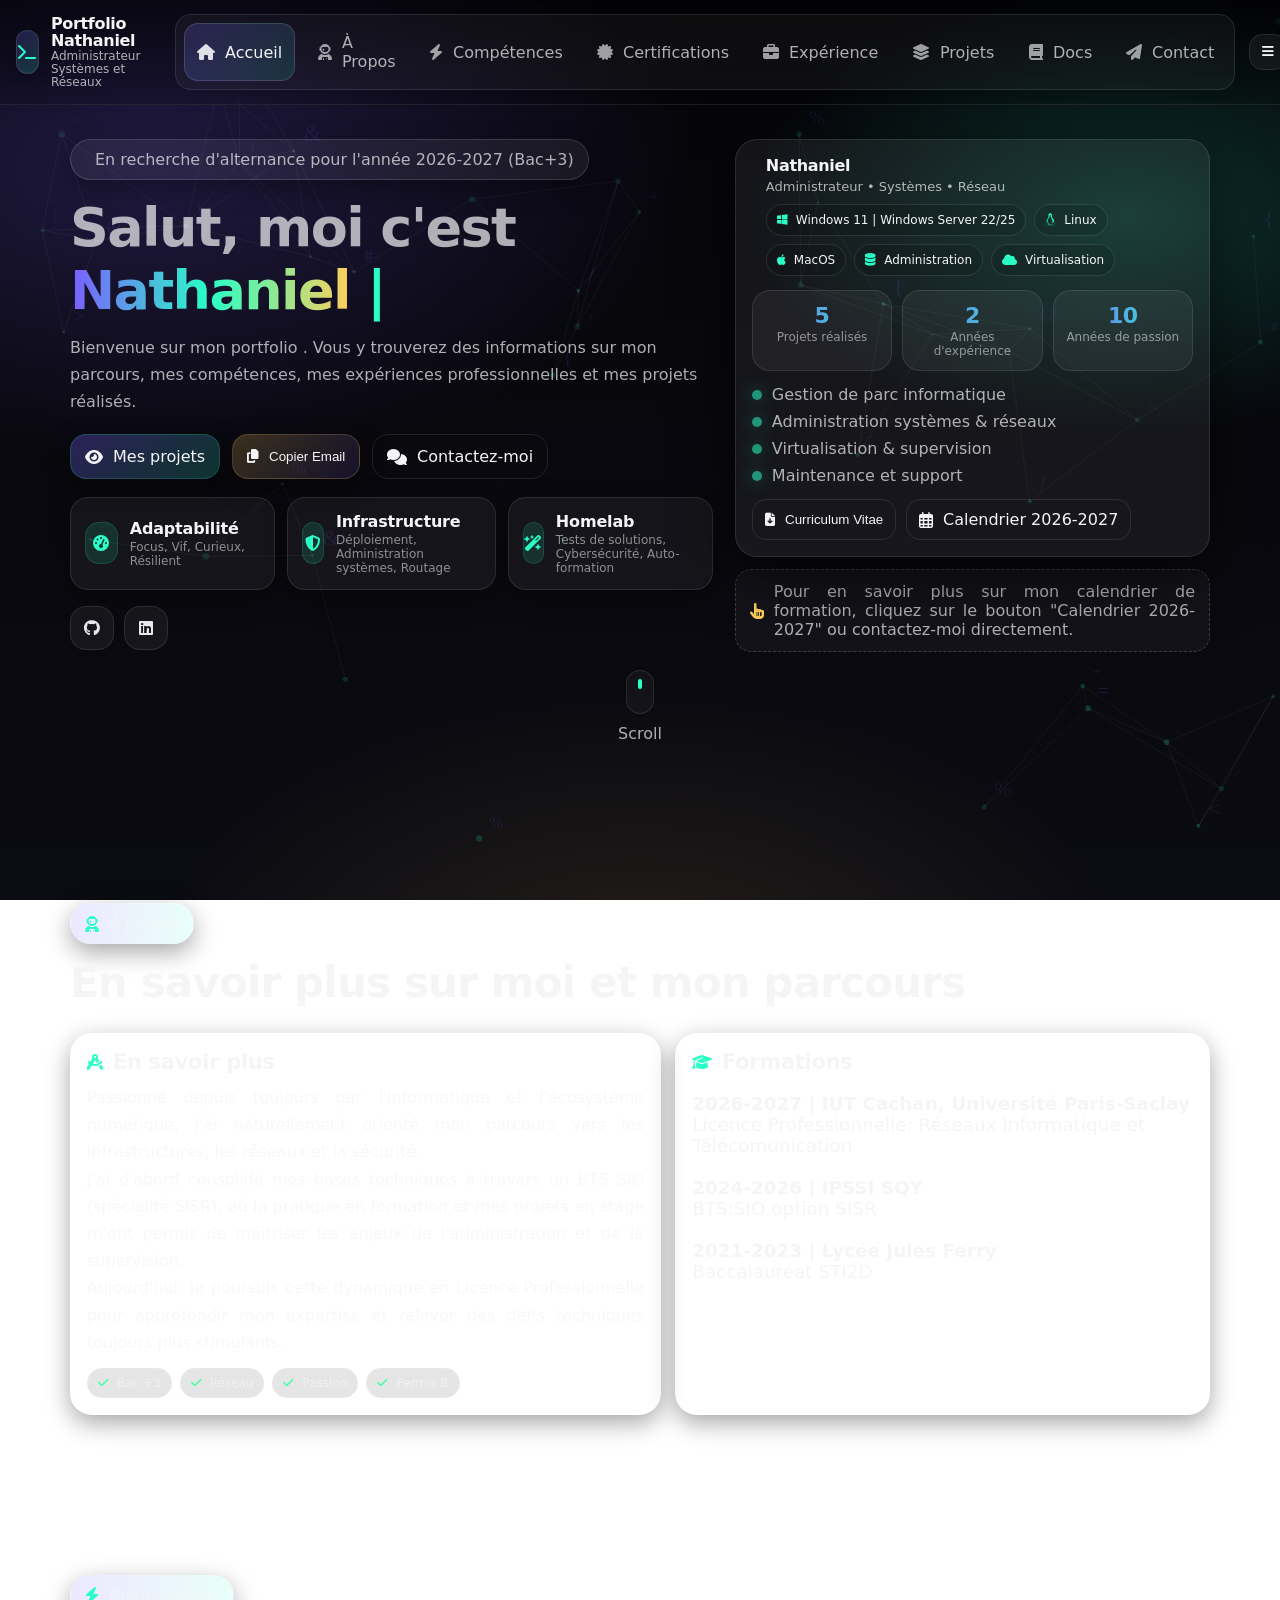
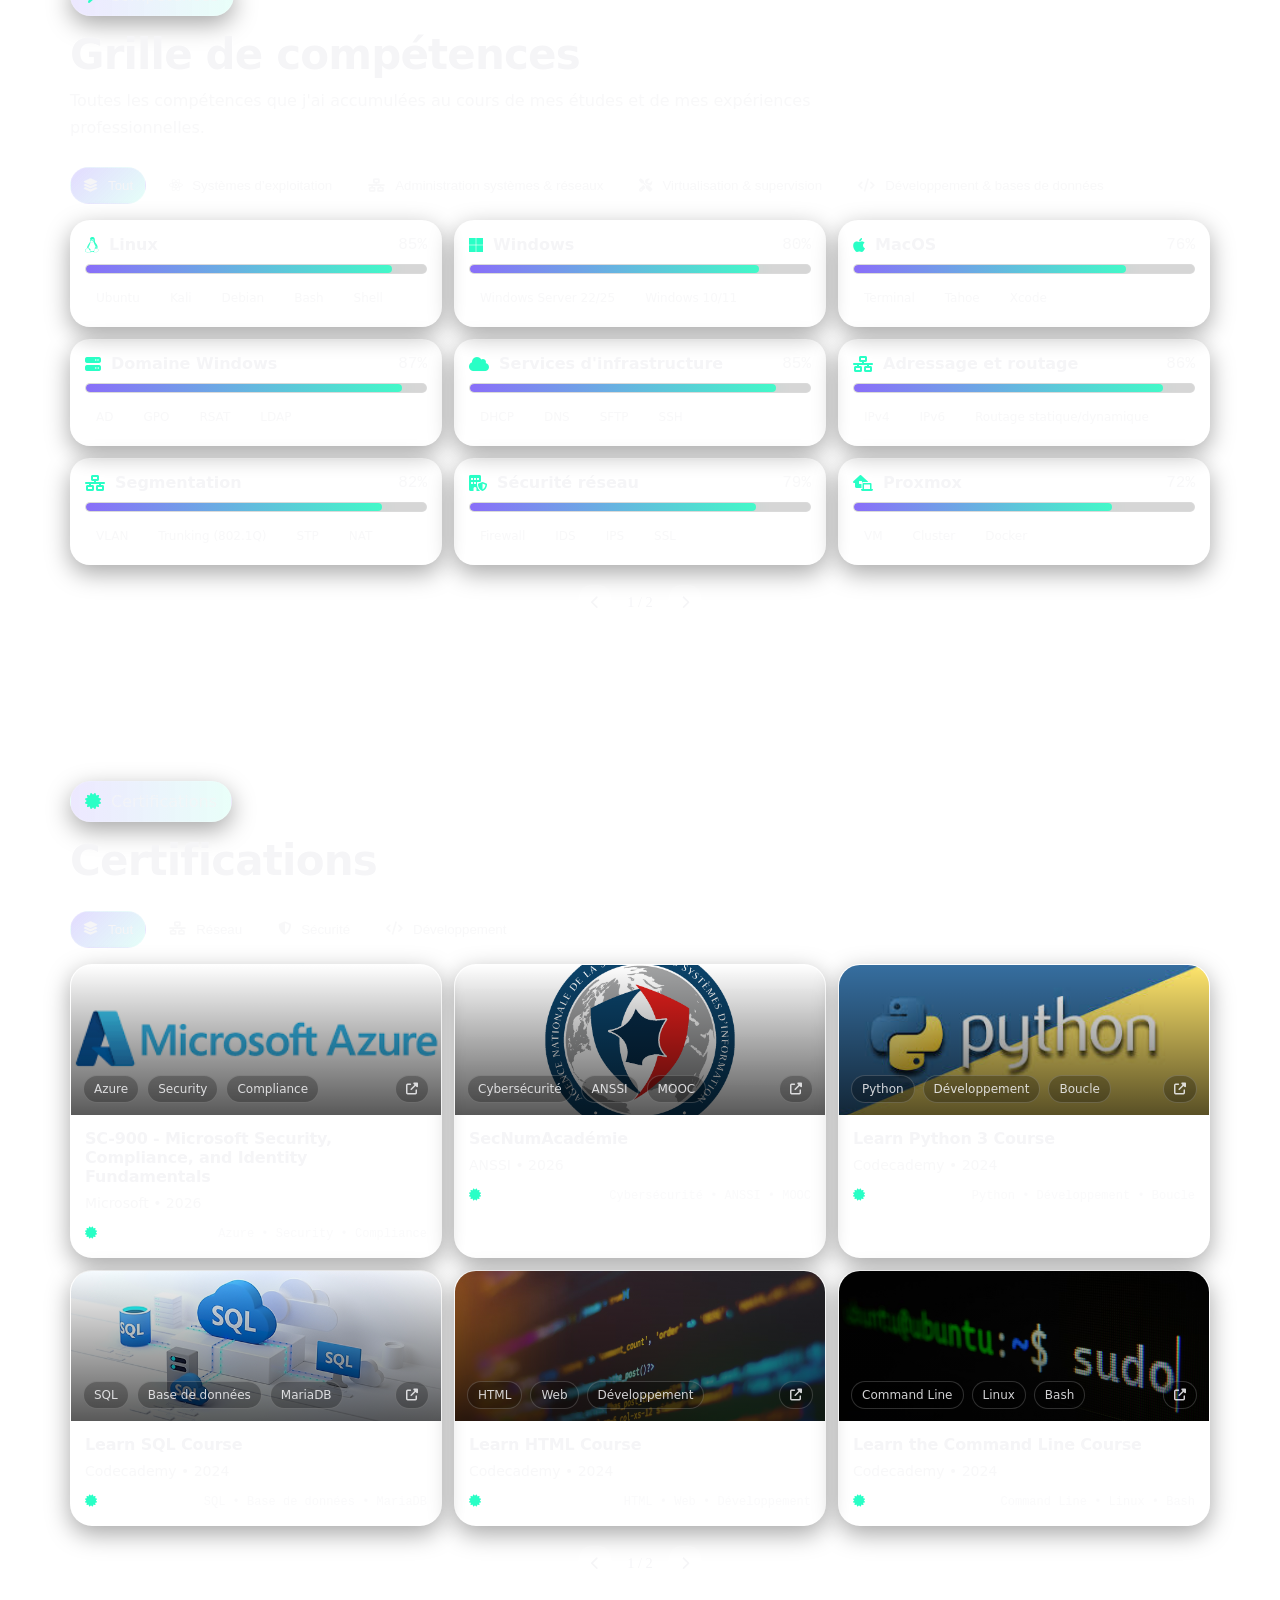
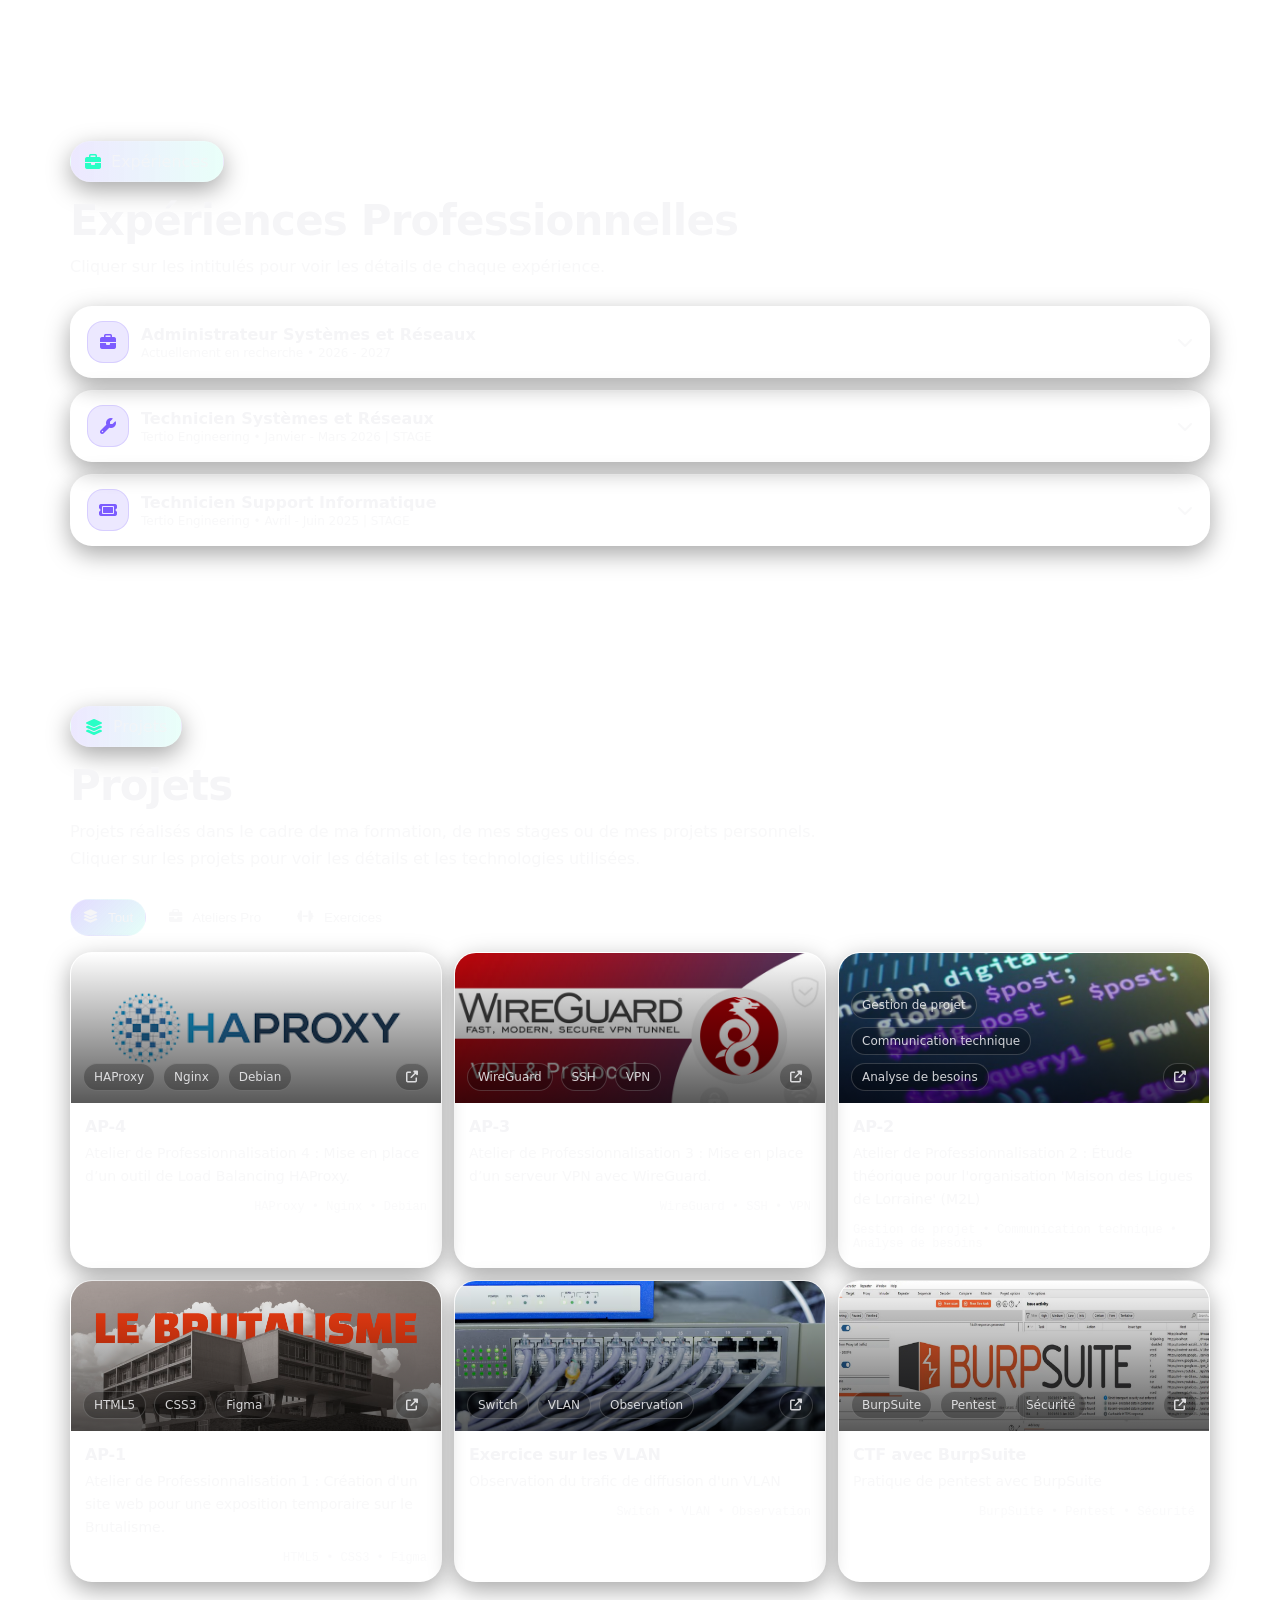
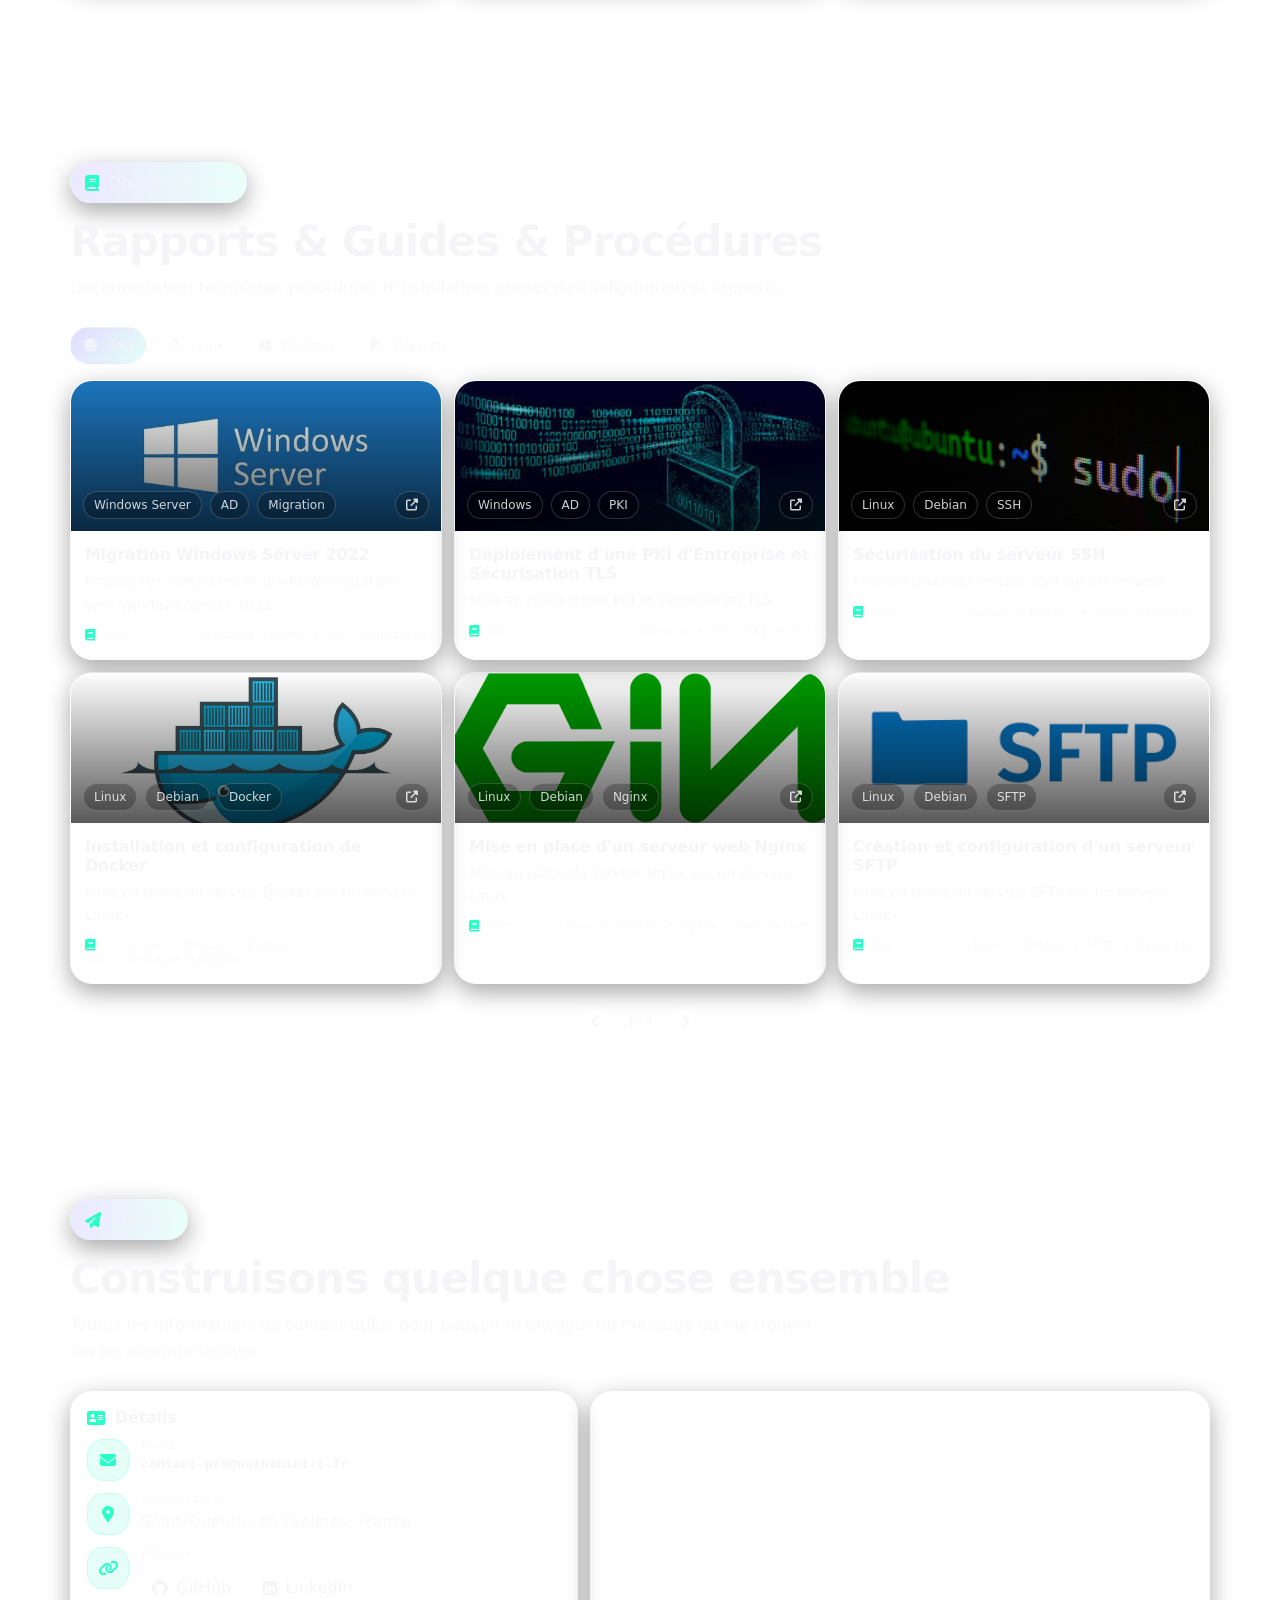
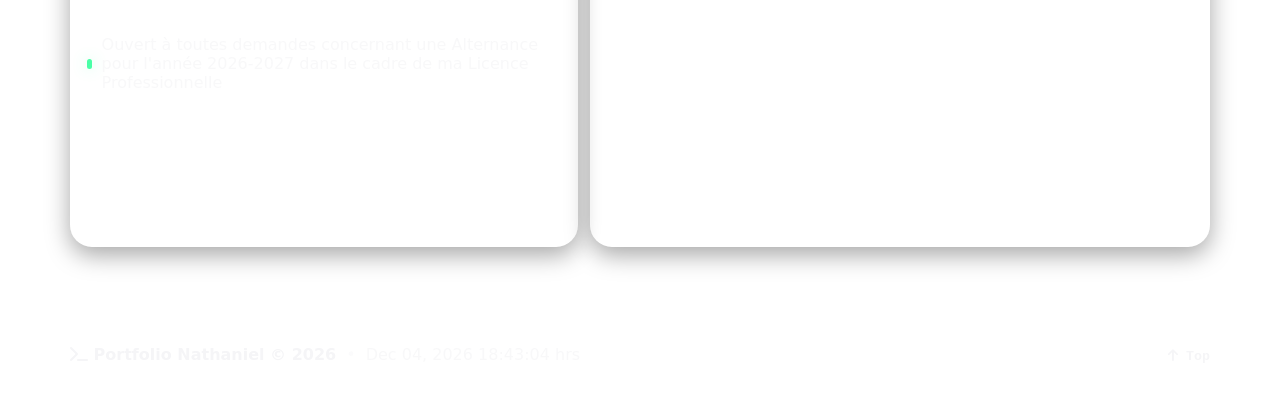
<file: index.html>
<!DOCTYPE html>
<html lang="fr">
<head>
<meta charset="UTF-8">
<meta name="viewport" content="width=device-width, initial-scale=1.0">
<title>Portfolio Nathaniel</title>
<link rel="icon" type="image/png" href="FIles/Images/Autres/nate_pp.png" />
<link
    rel="stylesheet"
    href="https://cdnjs.cloudflare.com/ajax/libs/font-awesome/6.5.0/css/all.min.css"
/>
<link rel="stylesheet" href="style.css" />
</head>
<body>
<div class="app" data-theme="dark" data-lang="en">
    <!-- Ambient canvas -->
    <canvas id="fx" aria-hidden="true"></canvas>

    <!-- Top bar -->
    <header class="topbar" id="topbar">
        <a class="brand" href="#home" aria-label="Go to top">
            <span class="brandMark"><i class="fa-solid fa-terminal"></i></span>
            <span class="brandText">
                <span class="brandName">Portfolio Nathaniel</span>
                <span class="brandSub" data-i18n="brandSub"
                    >Administrateur Systèmes et Réseaux</span
                >
            </span>
        </a>

        <nav class="nav" aria-label="Primary">
            <a class="navLink active" href="#home" data-section="home"
                ><i class="fa-solid fa-house"></i
                ><span data-i18n="navHome">Accueil</span></a
            >
            <a class="navLink" href="#about" data-section="about"
                ><i class="fa-solid fa-user-astronaut"></i
                ><span data-i18n="navAbout">À Propos</span></a
            >
            <a class="navLink" href="#skills" data-section="skills"
                ><i class="fa-solid fa-bolt"></i
                ><span data-i18n="navSkills">Compétences</span></a
            >
            <a class="navLink" href="#certifications" data-section="certifications"
                ><i class="fa-solid fa-certificate"></i
                ><span data-i18n="navCerts">Certifications</span></a
            >
            <a class="navLink" href="#work" data-section="work"
                ><i class="fa-solid fa-briefcase"></i
                ><span data-i18n="navWork">Expérience</span></a
            >
            <a class="navLink" href="#projects" data-section="projects"
                ><i class="fa-solid fa-layer-group"></i
                ><span data-i18n="navProjects">Projets</span></a
            >
            <a class="navLink" href="#documentation" data-section="documentation"
                ><i class="fa-solid fa-book"></i
                ><span data-i18n="navDocs">Docs</span></a
            >
            <a class="navLink" href="#contact" data-section="contact"
                ><i class="fa-solid fa-paper-plane"></i
                ><span data-i18n="navContact">Contact</span></a
            >
        </nav>

        <div class="controls">
            <button
                class="iconBtn"
                id="menuBtn"
                type="button"
                title="Menu"
                aria-expanded="false"
                aria-controls="drawer"
            >
                <i class="fa-solid fa-bars"></i>
            </button>
        </div>
    </header>

    <!-- Mobile drawer -->
    <aside class="drawer" id="drawer" aria-hidden="true">
        <div class="drawerTop">
            <div class="drawerTitle" data-i18n="drawerTitle">Navigation</div>
            <button
                class="iconBtn ghost"
                id="closeDrawer"
                type="button"
                title="Close"
            >
                <i class="fa-solid fa-xmark"></i>
            </button>
        </div>
        <div class="drawerLinks">
            <a class="drawerLink" href="#home"
                ><i class="fa-solid fa-house"></i
                ><span data-i18n="navHome">Accueil</span></a
            >
            <a class="drawerLink" href="#about"
                ><i class="fa-solid fa-user-astronaut"></i
                ><span data-i18n="navAbout">À Propos</span></a
            >
            <a class="drawerLink" href="#skills"
                ><i class="fa-solid fa-bolt"></i
                ><span data-i18n="navSkills">Compétences</span></a
            >
            <a class="drawerLink" href="#certifications"
                ><i class="fa-solid fa-certificate"></i
                ><span data-i18n="navCerts">Certifications</span></a
            >
            <a class="drawerLink" href="#work"
                ><i class="fa-solid fa-briefcase"></i
                ><span data-i18n="navWork">Expérience</span></a
            >
            <a class="drawerLink" href="#projects"
                ><i class="fa-solid fa-layer-group"></i
                ><span data-i18n="navProjects">Projets</span></a
            >
            <a class="drawerLink" href="#documentation"
                ><i class="fa-solid fa-book"></i
                ><span data-i18n="navDocs">Docs</span></a
            >
            <a class="drawerLink" href="#contact"
                ><i class="fa-solid fa-paper-plane"></i
                ><span data-i18n="navContact">Contact</span></a
            >
        </div>

        <div class="drawerFoot">
            <div class="miniCard">
                <div class="miniCardTitle" data-i18n="drawerTipTitle">
                    Astuce
                </div>
                <div class="miniCardText" data-i18n="drawerTipText">
                    Cliquer sur les projets pour voir les détails.
                </div>
            </div>
        </div>
    </aside>

    <!-- Main -->
    <main class="main">
        <!-- HERO -->
        <section class="section hero" id="home">
            <div class="heroGrid">
                <div class="heroLeft">
                    <div class="pill">
                        <i class="fa-solid fa-sparkles"></i>
                        <span data-i18n="heroPill"
                            >En recherche d'alternance pour l'année 2026-2027 (Bac+3)</span
                        >
                    </div>

                    <h1 class="h1">
                        <span class="muted" data-i18n="heroHi">Salut, moi c'est</span>
                        <span class="shine" id="nameType">Nathaniel</span>
                        <span class="cursor" aria-hidden="true">|</span>
                    </h1>

                    <p class="sub" data-i18n="heroSub">
                        Bienvenue sur mon portfolio .
                            Vous y trouverez des informations sur mon parcours, mes compétences, 
                            mes expériences professionnelles et mes projets réalisés.
                    </p>

                    <div class="ctaRow">
                        <a class="btn primary magnetic" href="#projects">
                            <i class="fa-solid fa-eye"></i
                            ><span data-i18n="ctaProjects"
                                >Mes projets</span
                            >
                        </a>
                        <button
                            class="btn secondary magnetic"
                            id="copyEmail"
                            type="button"
                        >
                            <i class="fa-solid fa-copy"></i
                            ><span data-i18n="ctaCopyEmail">Copier Email</span>
                        </button>
                        <a class="btn ghost magnetic" href="#contact">
                            <i class="fa-solid fa-comments"></i
                            ><span data-i18n="ctaTalk">Contactez-moi</span>
                        </a>
                    </div>

                    <div class="heroMeta">
                        <div class="metaCard">
                            <div class="metaIcon">
                                <i class="fa-solid fa-gauge-high"></i>
                            </div>
                            <div>
                                <div class="metaTitle" data-i18n="metaTitle1">
                                    Adaptabilité
                                </div>
                                <div class="metaText" data-i18n="metaText1">
                                    Focus, Vif, Curieux, Résilient
                                </div>
                            </div>
                        </div>
                        <div class="metaCard">
                            <div class="metaIcon">
                                <i class="fa-solid fa-shield-halved"></i>
                            </div>
                            <div>
                                <div class="metaTitle" data-i18n="metaTitle2">
                                    Infrastructure
                                </div>
                                <div class="metaText" data-i18n="metaText2">
                                    Déploiement, Administration systèmes, Routage
                                </div>
                            </div>
                        </div>
                        <div class="metaCard">
                            <div class="metaIcon">
                                <i class="fa-solid fa-wand-magic-sparkles"></i>
                            </div>
                            <div>
                                <div class="metaTitle" data-i18n="metaTitle3">
                                    Homelab
                                </div>
                                <div class="metaText" data-i18n="metaText3">
                                    Tests de solutions, Cybersécurité, Auto-formation
                                </div>
                            </div>
                        </div>
                    </div>

                    <div class="socialRow">
                        <a
                            class="soc"
                            href="https://github.com/Nate15164919"
                            target="_blank"
                            rel="noopener"
                            title="GitHub"
                            ><i class="fa-brands fa-github"></i
                        ></a>
                        <a
                            class="soc"
                            href="https://www.linkedin.com/in/user-546775j216756145547"
                            target="_blank"
                            rel="noopener"
                            title="LinkedIn"
                            ><i class="fa-brands fa-linkedin"></i
                        ></a>
                    </div>
                </div>

                <div class="heroRight">
                    <div class="profileCard">
                        <div class="profileTop">
                            <div
                                class="avatar"
                                role="img"
                                aria-label="Profile image"
                            ></div>
                            <div class="profileInfo">
                                <div class="profileName">Nathaniel</div>
                                <div
                                    class="profileRole"
                                    data-i18n="profileRole"
                                >
                                    Administrateur • Systèmes • Réseau
                                </div>
                                <div class="chips">
                                    <span class="chip"
                                        ><i class="fa-brands fa-windows"></i
                                        >Windows 11 | Windows Server 22/25</span
                                    >
                                    <span class="chip"
                                        ><i class="fa-brands fa-linux"></i
                                        >Linux</span
                                    >
                                    <span class="chip"
                                        ><i class="fa-brands fa-apple"></i
                                        >MacOS</span
                                    >
                                    <span class="chip"
                                        ><i class="fa-solid fa-database"></i
                                        >Administration</span
                                    >
                                    <span class="chip"
                                        ><i class="fa-solid fa-cloud"></i
                                        >Virtualisation</span
                                    >
                                </div>
                            </div>
                        </div>

                        <div class="stats">
                            <div class="stat">
                                <div class="statNum" data-count="5">0</div>
                                <div class="statLbl" data-i18n="stat1">
                                    Projets réalisés
                                </div>
                            </div>
                            <div class="stat">
                                <div class="statNum" data-count="2">0</div>
                                <div class="statLbl" data-i18n="stat2">
                                    Années d'expérience
                                </div>
                            </div>
                            <div class="stat">
                                <div class="statNum" data-count="10">0</div>
                                <div class="statLbl" data-i18n="stat3">
                                    Années de passion
                                </div>
                            </div>
                        </div>

                        <div class="miniTimeline">
                            <div class="miniRow">
                                <span class="dot"></span
                                ><span data-i18n="mini1"
                                    >Gestion de parc informatique</span
                                >
                            </div>
                            <div class="miniRow">
                                <span class="dot"></span
                                ><span data-i18n="mini2"
                                    >Administration systèmes & réseaux</span
                                >
                            </div>
                            <div class="miniRow">
                                <span class="dot"></span
                                ><span data-i18n="mini3"
                                    >Virtualisation & supervision </span
                                >
                            </div>
                            <div class="miniRow">
                                <span class="dot"></span
                                ><span data-i18n="mini4"
                                    >Maintenance et support  </span
                                >
                            </div>
                        </div>

                        <div class="profileActions">
                            <button
                                class="btn tiny ghost magnetic"
                                id="openResume"
                                type="button"
                            >
                                <i class="fa-solid fa-file-arrow-down"></i
                                ><span data-i18n="resumeBtn">Curriculum Vitae</span>
                            </button>
                        <a
                            class="btn tiny ghost magnetic"
                            href="FIles/Documents/Calendrier_LP_MRT_2026_2027.pdf"
                            target="_blank"
                            rel="noopener"
                        >
                            <i class="fa-regular fa-calendar-days"></i
                            ><span>Calendrier 2026-2027</span>
                        </a>
                        </div>
                    </div>

                    <div class="hintCard">
                        <i class="fa-solid fa-hand-pointer"></i>
                        <span data-i18n="hintText" style="text-align: justify; display: inline-block;"
                            >Pour en savoir plus sur mon calendrier de formation, cliquez sur le bouton "Calendrier 2026-2027" ou 
                            contactez-moi directement.</span
                        >
                    </div>
                </div>
            </div>

            <div class="scrollHint">
                <div class="mouse"><span class="wheel"></span></div>
                <span data-i18n="scrollDown">Scroll</span>
            </div>
        </section>

        <!-- ABOUT -->
        <section class="section" id="about">
            <div class="sectionHead">
                <div class="kicker">
                    <i class="fa-solid fa-user-astronaut"></i
                    ><span data-i18n="aboutKicker">À propos</span>
                </div>
                <h2 class="h2">
                    <span data-i18n="aboutTitle">En savoir plus sur moi et mon parcours</span>
                </h2>
            </div>

            <div class="aboutGrid">
                <div class="card lift">
                    <div class="cardTitle">
                        <i class="fa-solid fa-compass-drafting"></i
                        ><span data-i18n="aboutCard1T" style="font-size: 1.3em;">En savoir plus</span>
                    </div>
                    <p class="cardText" data-i18n="aboutCard1D" style="text-align: justify;">
                        Passionné depuis toujours par l'informatique et l'écosystème numérique, j'ai naturellement orienté mon parcours vers les infrastructures, les réseaux et la sécurité.
                        <br> 
                        J'ai d'abord consolidé mes bases techniques à travers un BTS SIO (spécialité SISR), où la pratique en formation et mes projets en stage m'ont permis de maîtriser les enjeux de l'administration et de la supervision. 
                        <br>
                        Aujourd'hui, je poursuis cette dynamique en Licence Professionnelle pour approfondir mon expertise et relever des défis techniques toujours plus stimulants.
                        <br>
                    </p>
                    <div class="cardFoot">
                        <span class="miniPill"
                            ><i class="fa-solid fa-check"></i
                            ><span data-i18n="aboutMini1">Bac +3</span></span
                        >
                        <span class="miniPill"
                            ><i class="fa-solid fa-check"></i
                            ><span data-i18n="aboutMini2">Réseau</span></span
                        >
                        <span class="miniPill"
                            ><i class="fa-solid fa-check"></i
                            ><span data-i18n="aboutMini3"
                                >Passion</span
                            ></span
                        >
                        <span class="miniPill"
                            ><i class="fa-solid fa-check"></i
                            ><span data-i18n="aboutMini3"
                                >Permis B</span
                            ></span
                        >
                    </div>
                </div>

                <div class="card lift">
                    <div class="cardTitle">
                        <i class="fa-solid fa-graduation-cap"></i
                        ><span data-i18n="aboutCard2T" style="font-size: 1.3em;">Formations</span>
                    </div>
                    <br>
                    <div class="stack" style="font-size: 1.15em;">
                        <div class="stackRow">
                            <span class="stackKey"></span
                            ><span class="stackVal"
                                ><strong>2026-2027 | IUT Cachan, Université Paris-Saclay</strong></span
                            >
                        </div>
                        <div class="stackRow">
                            <span class="stackKey"></span
                            ><span class="stackVal"
                                >Licence Professionnelle: Réseaux Informatique et Télécomunication</span
                            >
                        </div>
                        <br>
                        <div class="stackRow">
                            <span class="stackKey"></span
                            ><span class="stackVal"
                                ><strong>2024-2026 | IPSSI SQY</strong></span
                            >
                        </div>
                        <div class="stackRow">
                            <span class="stackKey"></span
                            ><span class="stackVal"
                                >BTS:SIO option SISR</span
                            >
                        </div>
                        <br>
                        <div class="stackRow">
                            <span class="stackKey"></span
                            ><span class="stackVal"
                                ><strong>2021-2023 | Lycée Jules Ferry</strong></span
                            >
                        </div>
                        <div class="stackRow">
                            <span class="stackKey"></span
                            ><span class="stackVal"
                                >Baccalauréat STI2D</span
                            >
                        </div>
                    </div>
                </div>
            </div>
        </section>

        <!-- SKILLS -->
        <section class="section" id="skills">
            <div class="sectionHead">
                <div class="kicker">
                    <i class="fa-solid fa-bolt"></i
                    ><span data-i18n="skillsKicker">Compétences</span>
                </div>
                <h2 class="h2">
                    <span data-i18n="skillsTitle"
                        >Grille de compétences</span
                    >
                </h2>
                <p class="lead" data-i18n="skillsLead">
                    Toutes les compétences que j'ai accumulées au cours de mes études et de mes expériences professionnelles.
                </p>
            </div>

            <div class="filters">
                <button class="filterBtn active" data-filter="all">
                    <i class="fa-solid fa-layer-group"></i
                    ><span data-i18n="fAll">Tout</span>
                </button>
                <button class="filterBtn" data-filter="os">
                    <i class="fa-brands fa-react"></i
                    ><span data-i18n="fOS">Systèmes d’exploitation</span>
                </button>
                <button class="filterBtn" data-filter="admin">
                    <i class="fa-solid fa-network-wired"></i>
                    <span data-i18n="fadmin">Administration systèmes & réseaux</span>
                </button>
                <button class="filterBtn" data-filter="virtu">
                    <i class="fa-solid fa-screwdriver-wrench"></i
                    ><span data-i18n="fvirtu">Virtualisation & supervision</span>
                </button>
                <button class="filterBtn" data-filter="dev">
                    <i class="fa-solid fa-code"></i>
                    <span data-i18n="fDev">Développement & bases de données</span>
                </button>
            </div>

            <div class="skillsGrid" id="skillsGrid" aria-live="polite"></div>
            <div class="pagination" id="skillsPagination" style="display:flex; justify-content:center; align-items:center; margin-top:20px; gap:15px;"></div>
        </section>

        <!-- CERTIFICATIONS -->
        <section class="section" id="certifications">
            <div class="sectionHead">
                <div class="kicker">
                    <i class="fa-solid fa-certificate"></i>
                    <span>Certifications</span>
                </div>
                <h2 class="h2">
                    <span>Certifications</span>
                </h2>
            </div>

            <div class="filters">
                <button class="filterBtn active" data-filter="all"><i class="fa-solid fa-layer-group"></i> Tout</button>
                <button class="filterBtn" data-filter="network"><i class="fa-solid fa-network-wired"></i> Réseau</button>
                <button class="filterBtn" data-filter="security"><i class="fa-solid fa-shield-halved"></i> Sécurité</button>
                <button class="filterBtn" data-filter="dev"><i class="fa-solid fa-code"></i> Développement</button>
            </div>

            <div class="projectsGrid" id="certificationsGrid"></div>
            <div class="pagination" id="certificationsPagination" style="display:flex; justify-content:center; align-items:center; margin-top:20px; gap:15px;"></div>
        </section>

        <!-- WORK -->
        <section class="section" id="work">
            <div class="sectionHead">
                <div class="kicker">
                    <i class="fa-solid fa-briefcase"></i
                    ><span data-i18n="workKicker">Expériences</span>
                </div>
                <h2 class="h2">
                    <span data-i18n="workTitle">Expériences Professionnelles</span>
                </h2>
                <p class="lead" data-i18n="workLead">
                    Cliquer sur les intitulés pour voir les détails de chaque expérience.
                </p>
            </div>

            <div class="timeline" id="timeline"></div>
        </section>

        <!-- PROJECTS -->
        <section class="section" id="projects">
            <div class="sectionHead">
                <div class="kicker">
                    <i class="fa-solid fa-layer-group"></i
                    ><span data-i18n="projectsKicker">Projets</span>
                </div>
                <h2 class="h2">
                    <span data-i18n="projectsTitle"
                        >Projets </span
                    >
                </h2>
                <p class="lead" data-i18n="projectsLead">
                    Projets réalisés dans le cadre de ma formation, de mes stages ou de mes projets personnels. Cliquer sur les projets pour voir les détails et les technologies utilisées.
                </p>
            </div>

            <div class="filters">
                <button class="filterBtn active" data-filter="all"><i class="fa-solid fa-layer-group"></i> Tout</button>
                <button class="filterBtn" data-filter="atelier"><i class="fa-solid fa-briefcase"></i> Ateliers Pro</button>
                <button class="filterBtn" data-filter="exercice"><i class="fa-solid fa-dumbbell"></i> Exercices</button>
            </div>

            <div class="projectsGrid" id="projectsGrid"></div>
            <div class="pagination" id="projectsPagination" style="display:flex; justify-content:center; align-items:center; margin-top:20px; gap:15px;"></div>
        </section>

        <!-- DOCUMENTATION -->
        <section class="section" id="documentation">
            <div class="sectionHead">
                <div class="kicker">
                    <i class="fa-solid fa-book"></i>
                    <span>Documentation</span>
                </div>
                <h2 class="h2">
                    <span>Rapports & Guides & Procédures</span>
                </h2>
                <p class="lead">
                    Documentation technique, procédures d'installation, guides de configuration et rapports.
                </p>
            </div>

            <div class="filters">
                <button class="filterBtn active" data-filter="all"><i class="fa-solid fa-layer-group"></i> Tout</button>
                <button class="filterBtn" data-filter="linux"><i class="fa-brands fa-linux"></i> Linux</button>
                <button class="filterBtn" data-filter="windows"><i class="fa-brands fa-windows"></i> Windows</button>
                <button class="filterBtn" data-filter="rapport"><i class="fa-solid fa-file-pdf"></i> Rapports</button>

            </div>

            <div class="projectsGrid" id="documentationGrid"></div>
            <div class="pagination" id="documentationPagination" style="display:flex; justify-content:center; align-items:center; margin-top:20px; gap:15px;"></div>
        </section>

        <!-- CONTACT -->
        <section class="section" id="contact">
            <div class="sectionHead">
                <div class="kicker">
                    <i class="fa-solid fa-paper-plane"></i
                    ><span data-i18n="contactKicker">Contact</span>
                </div>
                <h2 class="h2">
                    <span data-i18n="contactTitle"
                        >Construisons quelque chose ensemble</span
                    >
                </h2>
                <p class="lead" data-i18n="contactLead">
                    Toutes les informations de contact utiles pour pouvoir m'envoyer un message ou me trouver sur les réseaux sociaux.
                </p>
            </div>

            <div class="contactGrid">
                <div class="card lift">
                    <div class="cardTitle">
                        <i class="fa-solid fa-address-card"></i
                        ><span data-i18n="contactCardT">Détails</span>
                    </div>

                    <div class="infoRow">
                        <div class="infoIcon">
                            <i class="fa-solid fa-envelope"></i>
                        </div>
                        <div class="infoBody">
                            <div class="infoLabel">Email</div>
                            <button class="linkBtn" id="emailBtn" type="button">
                                contact.pro@nathaniel-t.fr
                            </button>
                        </div>
                    </div>

                    <div class="infoRow">
                        <div class="infoIcon">
                            <i class="fa-solid fa-location-dot"></i>
                        </div>
                        <div class="infoBody">
                            <div class="infoLabel" data-i18n="locLabel">
                                Localisation
                            </div>
                            <div class="infoText" data-i18n="locVal">
                                Saint-Quentin-en-Yvelines, France
                            </div>
                        </div>
                    </div>

                    <div class="infoRow">
                        <div class="infoIcon">
                            <i class="fa-solid fa-link"></i>
                        </div>
                        <div class="infoBody">
                            <div class="infoLabel" data-i18n="linksLabel">
                                    Réseaux
                            </div>
                            <div class="miniLinks">
                                <a
                                    class="miniA"
                                    href="https://github.com/Nate15164919"
                                    target="_blank"
                                    rel="noopener"
                                    ><i class="fa-brands fa-github"></i
                                    >GitHub</a
                                >
                                <a
                                    class="miniA"
                                    href="https://www.linkedin.com/in/user-546775j216756145547"
                                    target="_blank"
                                    rel="noopener"
                                    ><i class="fa-brands fa-linkedin"></i
                                    >LinkedIn</a
                                >
                            </div>
                        </div>
                    </div>

                    <div class="divider"></div>

                    <div class="availability">
                        <div class="availabilityDot" aria-hidden="true"></div>
                        <span data-i18n="avail"
                            >Ouvert à toutes demandes concernant une Alternance pour l'année 2026-2027 dans le cadre de ma Licence Professionnelle</span>
                    </div>
                </div>

                <div class="card lift" style="padding: 0; overflow: hidden; min-height: 450px;">
                    <iframe 
                        width="100%" 
                        height="100%" 
                        style="border:0; min-height: 450px;" 
                        loading="lazy" 
                        allowfullscreen 
                        referrerpolicy="no-referrer-when-downgrade"
                        src="https://maps.google.com/maps?q=Saint-Quentin-en-Yvelines&t=&z=13&ie=UTF8&iwloc=&output=embed">
                    </iframe>
                </div>
            </div>
        </section>

        <footer class="footer">
            <div class="footLeft">
                <span class="footBrand"
                    ><i class="fa-solid fa-terminal"></i> Portfolio Nathaniel © 2026 </span
                >
                <span class="footDot">•</span>
                <span id="clock">--</span>
            </div>
            <div class="footRight">
                <button class="linkBtn" id="backTop" type="button">
                    <i class="fa-solid fa-arrow-up"></i>
                    <span data-i18n="backTop">Top</span>
                </button>
            </div>
        </footer>
    </main>

    <!-- Project Modal -->
    <div
        class="modalWrap"
        id="modalWrap"
        aria-hidden="true"
        role="dialog"
        aria-modal="true"
    >
        <div class="modal" role="document">
            <div class="modalHead">
                <div class="modalTitle" id="modalTitle">Project</div>
                <button
                    class="iconBtn ghost"
                    id="closeModal"
                    type="button"
                    title="Close"
                >
                    <i class="fa-solid fa-xmark"></i>
                </button>
            </div>
            <div class="modalBody">
                <div class="modalCover" id="modalCover"></div>
                <div class="modalMeta" id="modalMeta"></div>
                <div class="modalDesc" id="modalDesc"></div>
                <div class="modalBullets" id="modalBullets"></div>
                <div class="modalLinks" id="modalLinks"></div>
            </div>
        </div>
    </div>

    <!-- Toasts -->
    <div class="toasts" id="toasts" aria-live="polite" aria-atomic="true"></div>
</div>
<script src="script.js"></script>
</body>
</html>
</file>
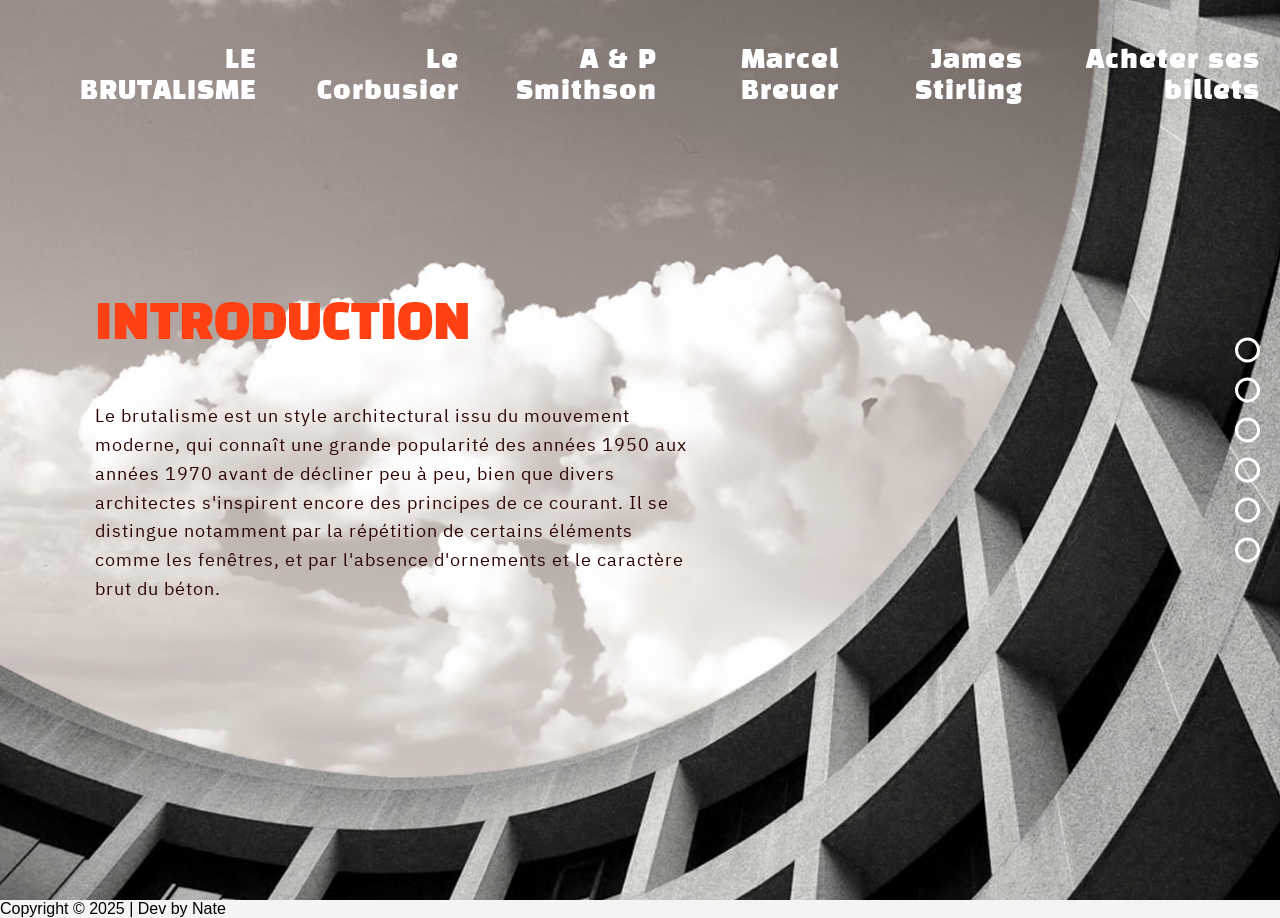
<file: Projet/AP-1/bruta/index.html>
<!DOCTYPE html>
<html lang="en">

<head>
    <meta charset="UTF-8">
    <meta name="viewport" content="width=device-width, initial-scale=1.0">
    <title>Le Brutalisme</title>
    <link rel="stylesheet" href="style.css">
    <link rel="preconnect" href="https://fonts.googleapis.com">
    <link rel="preconnect" href="https://fonts.gstatic.com" crossorigin>
    <link href="https://fonts.googleapis.com/css2?family=Black+Han+Sans&display=swap" rel="stylesheet">
    <link rel="preconnect" href="https://fonts.googleapis.com">
    <link rel="preconnect" href="https://fonts.gstatic.com" crossorigin>
    <link href="https://fonts.googleapis.com/css2?family=IBM+Plex+Sans+Thai:wght@100;200;300;400;500;600;700&display=swap" rel="stylesheet">
    <link rel="icon" type="image/x-icon" href="https://images.emojiterra.com/twitter/v14.0/1024px/1f7e0.png">
</head>

<body>
    <header class="navbar">
        <nav>
            <ul>
                <li><a href="#section1">LE BRUTALISME</a></li>
                <br>
                <br>
                <li><a href="#section2">Le Corbusier</a></li>
                <li><a href="#section3">A & P Smithson</a></li>
                <li><a href="#section4">Marcel Breuer</a></li>
                <li><a href="#section5">James Stirling</a></li>
                <li><a href="#section6">Acheter ses billets</a></li>
            </ul>
        </nav>
    </header>

    <div class="scroll-indicator">
        <a href="#section1" class="dot"></a>
        <a href="#section2" class="dot"></a>
        <a href="#section3" class="dot"></a>
        <a href="#section4" class="dot"></a>
        <a href="#section5" class="dot"></a>
        <a href="#section6" class="dot"></a>
    </div>

    <main class="scroll-container">
        <section id="section1" class="scroll-section">
            <div class="section-elements">
                <h2 class="section-title">INTRODUCTION</h2>
                <br>
                <p class="section-text">
                    Le brutalisme est un style architectural issu du mouvement moderne, qui connaît une grande
                    popularité
                    des années 1950 aux années 1970 avant de décliner peu à peu, bien que divers architectes s'inspirent
                    encore des principes de ce courant. Il se distingue notamment par la répétition de certains éléments
                    comme les fenêtres, et par l'absence d'ornements et le caractère brut du béton.
                </p>
            </div>
        </section>
        <section id="section2" class="scroll-section">
            <div class="split">
                <h2 class="section-title">Le Corbusier</h2>
                <br>
                <p class="section-text">
                    Le Corbusier, de son vrai nom Charles-Édouard Jeanneret-Gris, était un architecte, urbaniste et
                    designer suisse naturalisé français, né en 1887 et mort en 1965. Il est considéré comme l'une des
                    figures les plus influentes de l'architecture moderne. Ses travaux, caractérisés par des lignes
                    pures, des volumes simples et l'utilisation du béton armé, ont révolutionné le paysage architectural
                    du XXe siècle.
                    <br>
                    <br>
                    <br>
                    Le Corbusier a développé une théorie architecturale novatrice, exposée dans son ouvrage "Vers une
                    architecture" en 1923.
                </p>
            </div>
            <div class="split" id="split2">
                <span class="hover-area">
                    Musée national d'art occidental de Tokyo
                    <img src="images/tokyo.jpg" alt="Illustration du Brutalisme" class="hidden-image">
                </span>
                <br>
                <br>
                <span class="hover-area">
                    Couvent Sainte-Marie de La Tourette
                    <img src="images/tourette.jpg" alt="Illustration du Brutalisme" class="hidden-image">
                </span>
                <br>
                <br>
                <span class="hover-area">
                    Cité Radieuse à Briey
                    <img src="images/cité-radieuse.jpg" alt="Illustration du Brutalisme" class="hidden-image">
                </span>
                <br>
                <br>
                <span class="hover-area">
                    Pavillon Philips à Bruxelles
                    <img src="images/pavillon.jpg" alt="Illustration du Brutalisme" class="hidden-image">
                </span>
            </div>
        </section>
        <section id="section3" class="scroll-section">
            <div class="split">
                <h2 class="section-title">A & P Smithson</h2>
                <br>
                <p class="section-text">
                    Alison et Peter Smithson étaient un duo d'architectes britanniques, souvent associés au mouvement
                    brutaliste. Ils ont collaboré étroitement tout au long de leur carrière, produisant une œuvre
                    architecturale singulière et influente.
                    <br>
                    <br>
                    Ensemble, ils ont ouvert leur agence d'architecture en 1950. Leur approche était caractérisée par
                    une grande rigueur formelle, un respect des matériaux et une volonté de créer des bâtiments en
                    harmonie avec leur environnement extérieur.
                </p>
            </div>
            <div class="split" id="split3">                
                <span class="hover-area">
                    Bâtiment de The Economist à Londres
                <img src="images/econo.jpg" alt="Illustration du Brutalisme" class="hidden-image">
            </span>
                <br>
                <br>
                <br>
                <span class="hover-area">
                    Robin Hood Gardens à Londres
                <img src="images/hood.jpg" alt="Illustration du Brutalisme" class="hidden-image">
            </span>
            </div>
        </section>
        <section id="section4" class="scroll-section">
            <div class="split">
                <h2 class="section-title">Marcel Breuer</h2>
                <br>
                <p class="section-text">
                    Marcel Breuer était un architecte et designer de mobilier hongrois naturalisé américain, né en 1902
                    et mort en 1981. Il est considéré comme l'une des figures clés du mouvement moderne.
                    <br>
                    <br>
                    Après avoir étudié au Bauhaus, une école d'art et d'architecture allemande, Breuer a développé un
                    style unique caractérisé par des lignes épurées, des formes simples et l'utilisation de matériaux
                    industriels comme le tube d'acier. Il est particulièrement connu pour ses créations de mobilier,
                    notamment la chaise Wassily, qui est devenue une icône du design moderne.
                </p>
            </div>
            <div class="split" id="split3">
                <span class="hover-area">
                    Chaise Wassily
                <img src="images/chaise.png" alt="Illustration du Brutalisme" class="hidden-image">
            </span>
                <br>
                <br>
                <br>
                <span class="hover-area">
                    Pirelli Tire Building à New Haven
                <img src="images/pirelli.jpg" alt="Illustration du Brutalisme" class="hidden-image">
            </span>
            </div>
        </section>
        <section id="section5" class="scroll-section">
            <div class="split">
                <h2 class="section-title">James Stirling</h2>
                <br>
                <p class="section-text">
                    James Stirling était un architecte britannique né à Glasgow en 1926 et décédé à Londres en 1992.
                    Considéré comme l'un des architectes les plus importants et influents de la seconde moitié du XXe
                    siècle, il a laissé une empreinte indélébile sur l'architecture moderne.
                    <br>
                    <br>
                    Après avoir étudié à l'Université de Liverpool, Stirling a fondé son agence avec James Gowan en
                    1956. Leur approche était caractérisée par une grande rigueur formelle, un mélange de références
                    historiques et une utilisation audacieuse des matériaux.
                </p>
            </div>
            <div class="split" id="split3">
                <span class="hover-area">
                    Bâtiment Florey à Oxford
                <img src="images/battiment-florey.jpg" alt="Illustration du Brutalisme" class="hidden-image">
            </span>                
                <br>
                <br>
                <br>
                <span class="hover-area">
                    Université de Leicester
                    <img src="images/leicester.jpg" alt="Illustration du Brutalisme" class="hidden-image">
                </span>
            </div>
        </section>
        <section id="section6" class="scroll-section">
            <div class="formbold-main-wrapper">
                <div class="formbold-form-wrapper">
                    <h1>Acheter ses billets</h1>
                    <br>
                        <div class="flex flex-wrap formbold--mx-3">
                            <div class="w-full sm:w-half formbold-px-3">
                                <div class="formbold-mb-5">
                                    <label for="fName" class="formbold-form-label"> Nom </label>
                                    <input type="text" name="fName" id="fName" placeholder=""
                                        class="formbold-form-input" />
                                </div>
                            </div>
                            <div class="w-full sm:w-half formbold-px-3">
                                <div class="formbold-mb-5">
                                    <label for="lName" class="formbold-form-label"> Prénom </label>
                                    <input type="text" name="lName" id="lName" placeholder=""
                                        class="formbold-form-input" />
                                </div>
                            </div>
                        </div>

                        <div class="formbold-mb-5">
                            <label for="guest" class="formbold-form-label">
                                Combien de personnes serez vous ?
                            </label>
                            <input type="number" name="guest" id="guest" placeholder="5" class="formbold-form-input" />
                        </div>

                        <div class="flex flex-wrap formbold--mx-3">
                            <div class="w-full sm:w-half formbold-px-3">
                                <div class="formbold-mb-5 w-full">
                                    <label for="date" class="formbold-form-label"> Date </label>
                                    <input type="date" name="date" id="date" class="formbold-form-input" />
                                </div>
                            </div>
                            <div class="w-full sm:w-half formbold-px-3">
                                <div class="formbold-mb-5">
                                    <label for="time" class="formbold-form-label"> Heure de visite </label>
                                    <input type="time" name="time" id="time" class="formbold-form-input" />
                                </div>
                            </div>
                        </div>
                        <div>
                            <button class="formbold-btn">Envoyer</button>
                        </div>
                    </form>
                </div>
            </div>
        </section>
    </main>
    <footer>Copyright © 2025 | Dev by Nate</footer>
</body>

</html>
</file>
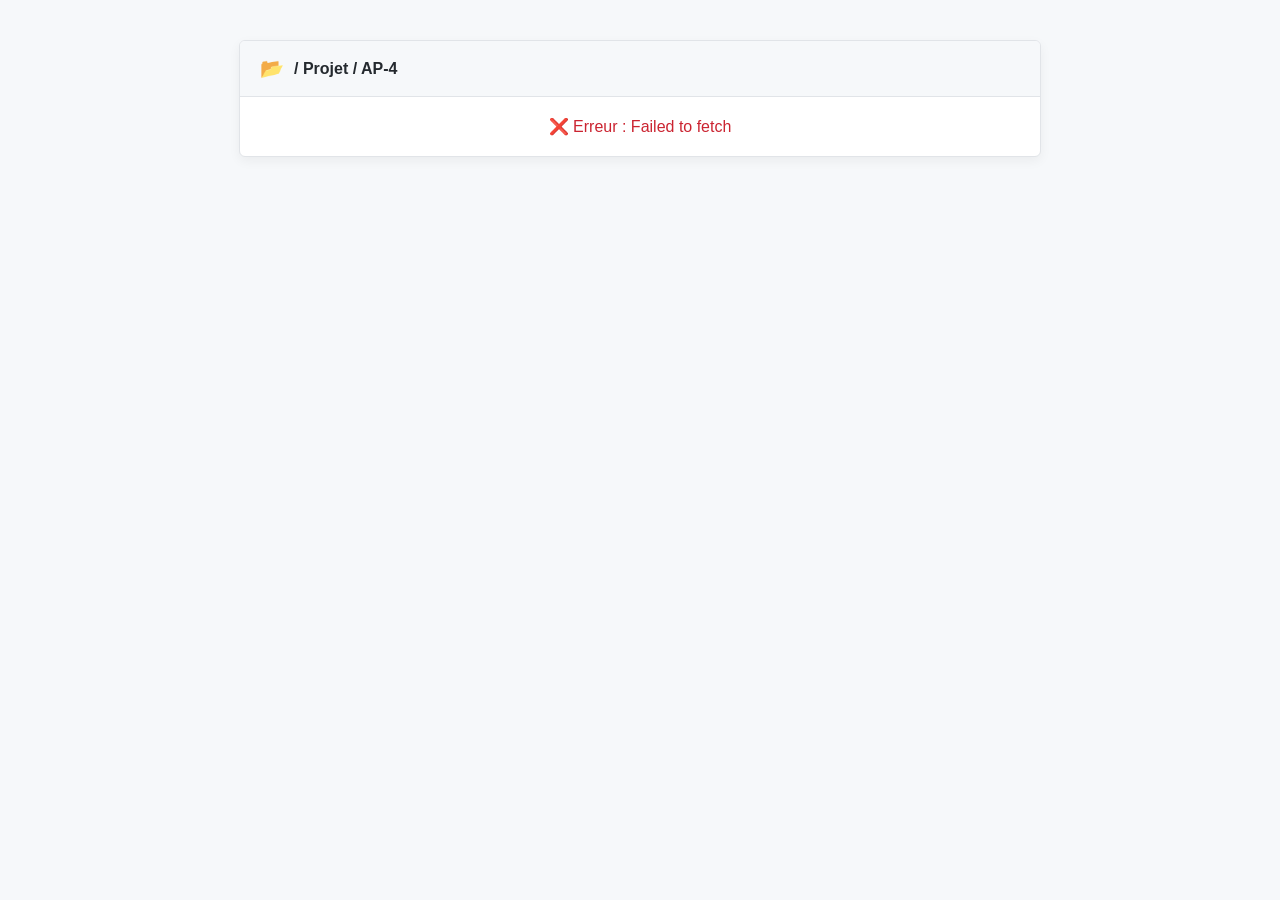
<file: Projet/Docu-Liens/haproxy.html>
<!DOCTYPE html>
<html lang="fr">
<head>
    <meta charset="UTF-8">
    <meta name="viewport" content="width=device-width, initial-scale=1.0">
    <title>Explorateur de Fichiers</title>
    <style>
        /* Design global propre et moderne */
        body { 
            font-family: 'Segoe UI', Tahoma, Geneva, Verdana, sans-serif; 
            background-color: #f6f8fa; 
            color: #24292e;
            padding: 40px 20px;
            margin: 0;
        }
        .container { 
            max-width: 800px; 
            margin: 0 auto; 
            background: #ffffff; 
            border: 1px solid #e1e4e8;
            border-radius: 6px; 
            box-shadow: 0 4px 12px rgba(0,0,0,0.05); 
            overflow: hidden; 
        }
        .header { 
            background: #f6f8fa; 
            padding: 16px 20px; 
            font-weight: 600;
            border-bottom: 1px solid #e1e4e8;
            display: flex;
            align-items: center;
        }
        .header-icon { margin-right: 10px; font-size: 1.2em; }
        
        /* Liste des fichiers */
        .file-list { 
            display: flex; 
            flex-direction: column; 
            margin: 0; 
            padding: 0;
        }
        .file-item { 
            display: flex; 
            align-items: center; 
            padding: 12px 20px; 
            border-bottom: 1px solid #eaecef; 
            text-decoration: none; 
            color: #0366d6; 
            transition: background 0.2s;
        }
        .file-item:last-child { border-bottom: none; }
        .file-item:hover { background-color: #f1f8ff; color: #0366d6; text-decoration: underline; }
        .file-icon { margin-right: 15px; font-size: 1.2em; filter: grayscale(20%); }
        .file-name { flex-grow: 1; font-weight: 500; }
        .file-size { color: #586069; font-size: 0.9em; }
        
        .loading { padding: 20px; text-align: center; color: #586069; font-style: italic; }
        .error { padding: 20px; color: #cb2431; text-align: center; }
    </style>
</head>
<body>

    <div class="container">
        <div class="header">
            <span class="header-icon">📂</span> / Projet / AP-4
        </div>
        <div class="file-list" id="file-container">
            <div class="loading">Recherche des fichiers en cours...</div>
        </div>
    </div>

    <script>
        // --- ⚠️ PARAMÈTRES À MODIFIER ⚠️ ---
        const githubUser = "Nate15164919"; 
        const githubRepo = "Portfolio";
        const folderPath = "Projet/AP-4"; 
        // ------------------------------------

        const apiUrl = `https://api.github.com/repos/${githubUser}/${githubRepo}/contents/${folderPath}`;
        const container = document.getElementById('file-container');

        // Fonction pour formater la taille des fichiers
        function formatBytes(bytes, decimals = 2) {
            if (!+bytes) return '0 Bytes';
            const k = 1024;
            const dm = decimals < 0 ? 0 : decimals;
            const sizes = ['Bytes', 'KB', 'MB', 'GB'];
            const i = Math.floor(Math.log(bytes) / Math.log(k));
            return `${parseFloat((bytes / Math.pow(k, i)).toFixed(dm))} ${sizes[i]}`;
        }

        // Appel à l'API GitHub
        fetch(apiUrl)
            .then(response => {
                if (!response.ok) throw new Error("Impossible de trouver le dossier. Vérifiez les majuscules et le nom du dépôt.");
                return response.json();
            })
            .then(data => {
                container.innerHTML = ''; // On retire le message de chargement
                
                // On filtre pour ne pas afficher le fichier index.html lui-même
                const files = data.filter(file => file.name !== 'index.html');

                if (files.length === 0) {
                    container.innerHTML = '<div class="loading">Ce dossier est vide.</div>';
                    return;
                }

                files.forEach(file => {
                    const isDir = file.type === 'dir';
                    // Détermine l'icône (dossier, image, ou fichier générique)
                    let icon = isDir ? '📁' : '📄';
                    if (!isDir && file.name.match(/\.(jpg|jpeg|png|gif|svg|webp)$/i)) {
                        icon = '🖼️';
                    }

                    // Lien vers la page GitHub Pages du fichier (ou le lien de téléchargement direct)
                    const fileUrl = isDir ? '#' : file.download_url;
                    const fileSize = isDir ? '' : formatBytes(file.size);

                    const fileHtml = `
                        <a href="${fileUrl}" class="file-item" target="_blank" rel="noopener noreferrer">
                            <span class="file-icon">${icon}</span>
                            <span class="file-name">${file.name}</span>
                            <span class="file-size">${fileSize}</span>
                        </a>
                    `;
                    container.innerHTML += fileHtml;
                });
            })
            .catch(error => {
                container.innerHTML = `<div class="error">❌ Erreur : ${error.message}</div>`;
            });
    </script>
</body>
</html>
</file>
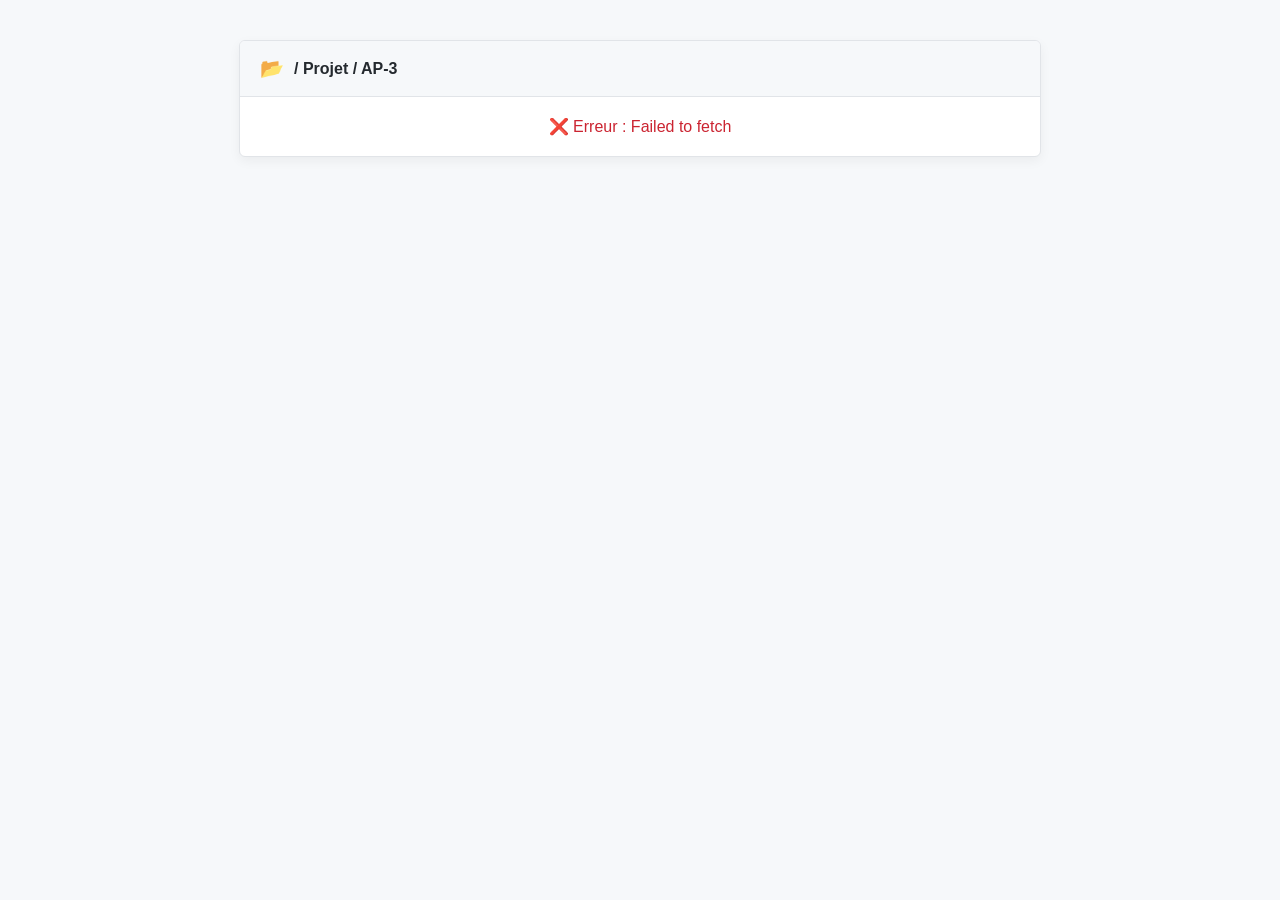
<file: Projet/Docu-Liens/wireguard.html>
<!DOCTYPE html>
<html lang="fr">
<head>
    <meta charset="UTF-8">
    <meta name="viewport" content="width=device-width, initial-scale=1.0">
    <title>Explorateur de Fichiers</title>
    <style>
        /* Design global propre et moderne */
        body { 
            font-family: 'Segoe UI', Tahoma, Geneva, Verdana, sans-serif; 
            background-color: #f6f8fa; 
            color: #24292e;
            padding: 40px 20px;
            margin: 0;
        }
        .container { 
            max-width: 800px; 
            margin: 0 auto; 
            background: #ffffff; 
            border: 1px solid #e1e4e8;
            border-radius: 6px; 
            box-shadow: 0 4px 12px rgba(0,0,0,0.05); 
            overflow: hidden; 
        }
        .header { 
            background: #f6f8fa; 
            padding: 16px 20px; 
            font-weight: 600;
            border-bottom: 1px solid #e1e4e8;
            display: flex;
            align-items: center;
        }
        .header-icon { margin-right: 10px; font-size: 1.2em; }
        
        /* Liste des fichiers */
        .file-list { 
            display: flex; 
            flex-direction: column; 
            margin: 0; 
            padding: 0;
        }
        .file-item { 
            display: flex; 
            align-items: center; 
            padding: 12px 20px; 
            border-bottom: 1px solid #eaecef; 
            text-decoration: none; 
            color: #0366d6; 
            transition: background 0.2s;
        }
        .file-item:last-child { border-bottom: none; }
        .file-item:hover { background-color: #f1f8ff; color: #0366d6; text-decoration: underline; }
        .file-icon { margin-right: 15px; font-size: 1.2em; filter: grayscale(20%); }
        .file-name { flex-grow: 1; font-weight: 500; }
        .file-size { color: #586069; font-size: 0.9em; }
        
        .loading { padding: 20px; text-align: center; color: #586069; font-style: italic; }
        .error { padding: 20px; color: #cb2431; text-align: center; }
    </style>
</head>
<body>

    <div class="container">
        <div class="header">
            <span class="header-icon">📂</span> / Projet / AP-3
        </div>
        <div class="file-list" id="file-container">
            <div class="loading">Recherche des fichiers en cours...</div>
        </div>
    </div>

    <script>
        // --- ⚠️ PARAMÈTRES À MODIFIER ⚠️ ---
        const githubUser = "Nate15164919"; 
        const githubRepo = "Portfolio";
        const folderPath = "Projet/AP-3"; 
        // ------------------------------------

        const apiUrl = `https://api.github.com/repos/${githubUser}/${githubRepo}/contents/${folderPath}`;
        const container = document.getElementById('file-container');

        // Fonction pour formater la taille des fichiers
        function formatBytes(bytes, decimals = 2) {
            if (!+bytes) return '0 Bytes';
            const k = 1024;
            const dm = decimals < 0 ? 0 : decimals;
            const sizes = ['Bytes', 'KB', 'MB', 'GB'];
            const i = Math.floor(Math.log(bytes) / Math.log(k));
            return `${parseFloat((bytes / Math.pow(k, i)).toFixed(dm))} ${sizes[i]}`;
        }

        // Appel à l'API GitHub
        fetch(apiUrl)
            .then(response => {
                if (!response.ok) throw new Error("Impossible de trouver le dossier. Vérifiez les majuscules et le nom du dépôt.");
                return response.json();
            })
            .then(data => {
                container.innerHTML = ''; // On retire le message de chargement
                
                // On filtre pour ne pas afficher le fichier index.html lui-même
                const files = data.filter(file => file.name !== 'index.html');

                if (files.length === 0) {
                    container.innerHTML = '<div class="loading">Ce dossier est vide.</div>';
                    return;
                }

                files.forEach(file => {
                    const isDir = file.type === 'dir';
                    // Détermine l'icône (dossier, image, ou fichier générique)
                    let icon = isDir ? '📁' : '📄';
                    if (!isDir && file.name.match(/\.(jpg|jpeg|png|gif|svg|webp)$/i)) {
                        icon = '🖼️';
                    }

                    // Lien vers la page GitHub Pages du fichier (ou le lien de téléchargement direct)
                    const fileUrl = isDir ? '#' : file.download_url;
                    const fileSize = isDir ? '' : formatBytes(file.size);

                    const fileHtml = `
                        <a href="${fileUrl}" class="file-item" target="_blank" rel="noopener noreferrer">
                            <span class="file-icon">${icon}</span>
                            <span class="file-name">${file.name}</span>
                            <span class="file-size">${fileSize}</span>
                        </a>
                    `;
                    container.innerHTML += fileHtml;
                });
            })
            .catch(error => {
                container.innerHTML = `<div class="error">❌ Erreur : ${error.message}</div>`;
            });
    </script>
</body>
</html>
</file>
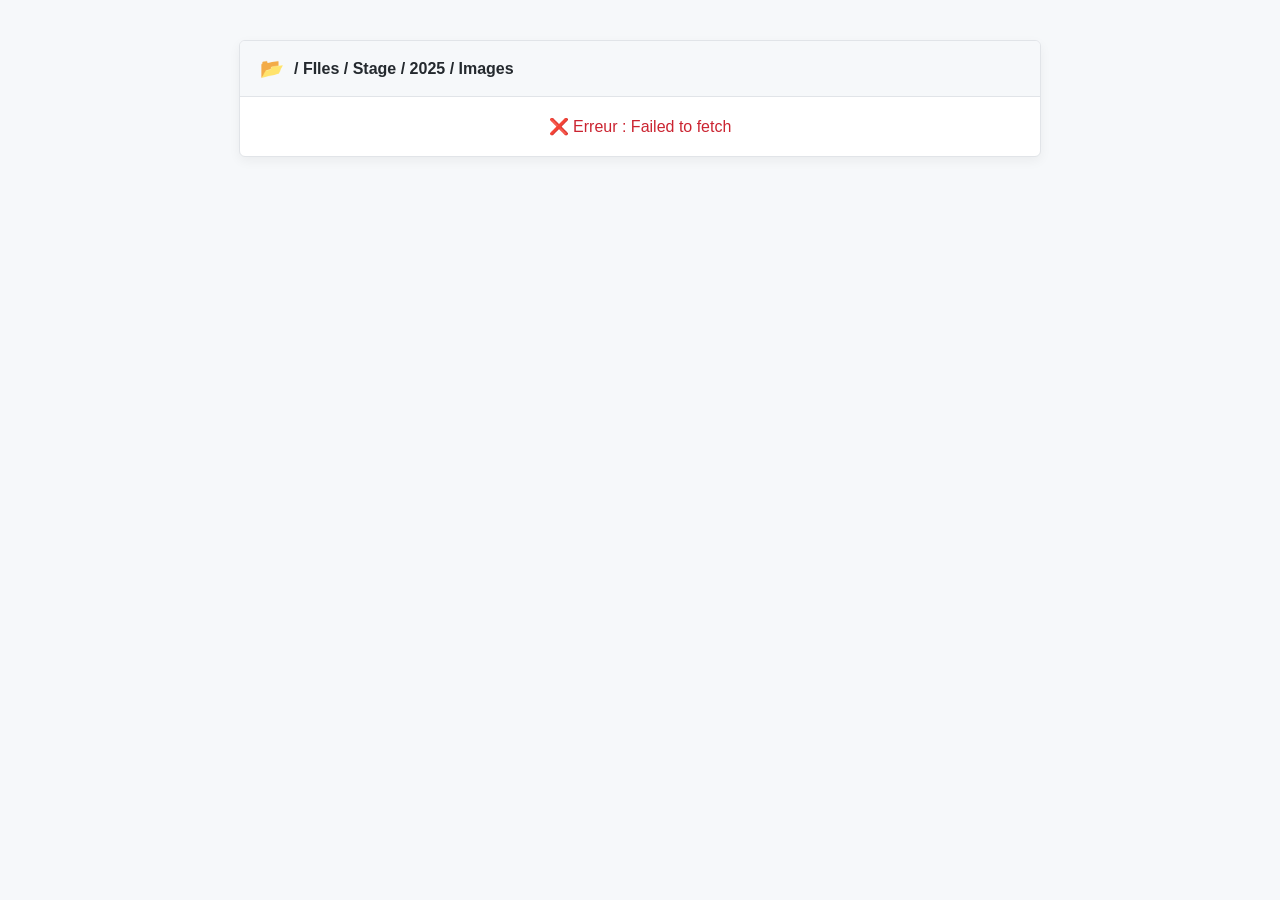
<file: FIles/Stage/2025/stage2025.html>
<!DOCTYPE html>
<html lang="fr">
<head>
    <meta charset="UTF-8">
    <meta name="viewport" content="width=device-width, initial-scale=1.0">
    <title>Explorateur de Fichiers</title>
    <style>
        /* Design global propre et moderne */
        body { 
            font-family: 'Segoe UI', Tahoma, Geneva, Verdana, sans-serif; 
            background-color: #f6f8fa; 
            color: #24292e;
            padding: 40px 20px;
            margin: 0;
        }
        .container { 
            max-width: 800px; 
            margin: 0 auto; 
            background: #ffffff; 
            border: 1px solid #e1e4e8;
            border-radius: 6px; 
            box-shadow: 0 4px 12px rgba(0,0,0,0.05); 
            overflow: hidden; 
        }
        .header { 
            background: #f6f8fa; 
            padding: 16px 20px; 
            font-weight: 600;
            border-bottom: 1px solid #e1e4e8;
            display: flex;
            align-items: center;
        }
        .header-icon { margin-right: 10px; font-size: 1.2em; }
        
        /* Liste des fichiers */
        .file-list { 
            display: flex; 
            flex-direction: column; 
            margin: 0; 
            padding: 0;
        }
        .file-item { 
            display: flex; 
            align-items: center; 
            padding: 12px 20px; 
            border-bottom: 1px solid #eaecef; 
            text-decoration: none; 
            color: #0366d6; 
            transition: background 0.2s;
        }
        .file-item:last-child { border-bottom: none; }
        .file-item:hover { background-color: #f1f8ff; color: #0366d6; text-decoration: underline; }
        .file-icon { margin-right: 15px; font-size: 1.2em; filter: grayscale(20%); }
        .file-name { flex-grow: 1; font-weight: 500; }
        .file-size { color: #586069; font-size: 0.9em; }
        
        .loading { padding: 20px; text-align: center; color: #586069; font-style: italic; }
        .error { padding: 20px; color: #cb2431; text-align: center; }
    </style>
</head>
<body>

    <div class="container">
        <div class="header">
            <span class="header-icon">📂</span> / FIles / Stage / 2025 / Images
        </div>
        <div class="file-list" id="file-container">
            <div class="loading">Recherche des fichiers en cours...</div>
        </div>
    </div>

    <script>
        // --- ⚠️ PARAMÈTRES À MODIFIER ⚠️ ---
        const githubUser = "Nate15164919"; 
        const githubRepo = "Portfolio";
        const folderPath = "FIles/Stage/2025/Images"; 
        // ------------------------------------

        const apiUrl = `https://api.github.com/repos/${githubUser}/${githubRepo}/contents/${folderPath}`;
        const container = document.getElementById('file-container');

        // Fonction pour formater la taille des fichiers
        function formatBytes(bytes, decimals = 2) {
            if (!+bytes) return '0 Bytes';
            const k = 1024;
            const dm = decimals < 0 ? 0 : decimals;
            const sizes = ['Bytes', 'KB', 'MB', 'GB'];
            const i = Math.floor(Math.log(bytes) / Math.log(k));
            return `${parseFloat((bytes / Math.pow(k, i)).toFixed(dm))} ${sizes[i]}`;
        }

        // Appel à l'API GitHub
        fetch(apiUrl)
            .then(response => {
                if (!response.ok) throw new Error("Impossible de trouver le dossier. Vérifiez les majuscules et le nom du dépôt.");
                return response.json();
            })
            .then(data => {
                container.innerHTML = ''; // On retire le message de chargement
                
                // On filtre pour ne pas afficher le fichier index.html lui-même
                const files = data.filter(file => file.name !== 'index.html');

                if (files.length === 0) {
                    container.innerHTML = '<div class="loading">Ce dossier est vide.</div>';
                    return;
                }

                files.forEach(file => {
                    const isDir = file.type === 'dir';
                    // Détermine l'icône (dossier, image, ou fichier générique)
                    let icon = isDir ? '📁' : '📄';
                    if (!isDir && file.name.match(/\.(jpg|jpeg|png|gif|svg|webp)$/i)) {
                        icon = '🖼️';
                    }

                    // Lien vers la page GitHub Pages du fichier (ou le lien de téléchargement direct)
                    const fileUrl = isDir ? '#' : file.download_url;
                    const fileSize = isDir ? '' : formatBytes(file.size);

                    const fileHtml = `
                        <a href="${fileUrl}" class="file-item" target="_blank" rel="noopener noreferrer">
                            <span class="file-icon">${icon}</span>
                            <span class="file-name">${file.name}</span>
                            <span class="file-size">${fileSize}</span>
                        </a>
                    `;
                    container.innerHTML += fileHtml;
                });
            })
            .catch(error => {
                container.innerHTML = `<div class="error">❌ Erreur : ${error.message}</div>`;
            });
    </script>
</body>
</html>
</file>
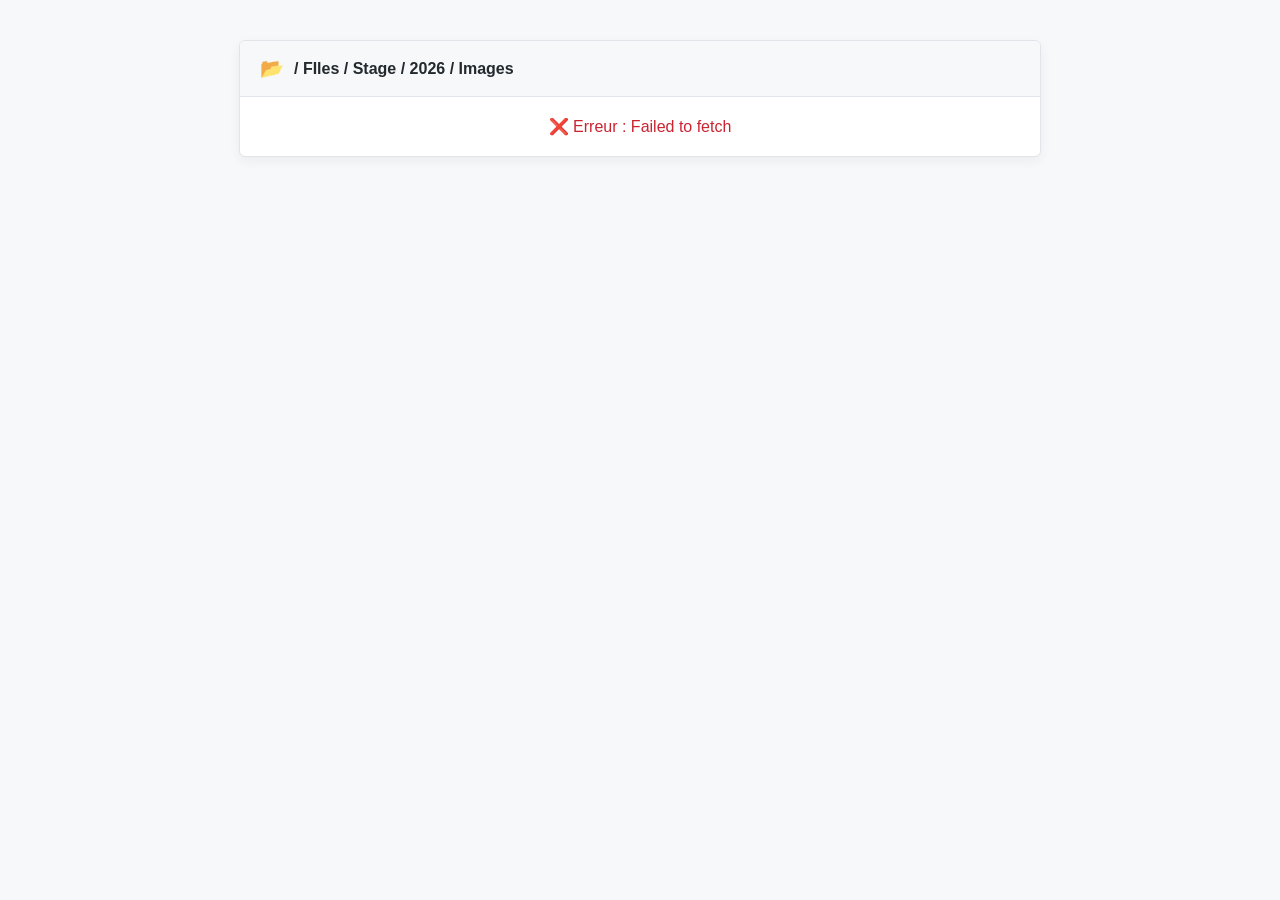
<file: FIles/Stage/2026/stage2026.html>
<!DOCTYPE html>
<html lang="fr">
<head>
    <meta charset="UTF-8">
    <meta name="viewport" content="width=device-width, initial-scale=1.0">
    <title>Explorateur de Fichiers</title>
    <style>
        /* Design global propre et moderne */
        body { 
            font-family: 'Segoe UI', Tahoma, Geneva, Verdana, sans-serif; 
            background-color: #f6f8fa; 
            color: #24292e;
            padding: 40px 20px;
            margin: 0;
        }
        .container { 
            max-width: 800px; 
            margin: 0 auto; 
            background: #ffffff; 
            border: 1px solid #e1e4e8;
            border-radius: 6px; 
            box-shadow: 0 4px 12px rgba(0,0,0,0.05); 
            overflow: hidden; 
        }
        .header { 
            background: #f6f8fa; 
            padding: 16px 20px; 
            font-weight: 600;
            border-bottom: 1px solid #e1e4e8;
            display: flex;
            align-items: center;
        }
        .header-icon { margin-right: 10px; font-size: 1.2em; }
        
        /* Liste des fichiers */
        .file-list { 
            display: flex; 
            flex-direction: column; 
            margin: 0; 
            padding: 0;
        }
        .file-item { 
            display: flex; 
            align-items: center; 
            padding: 12px 20px; 
            border-bottom: 1px solid #eaecef; 
            text-decoration: none; 
            color: #0366d6; 
            transition: background 0.2s;
        }
        .file-item:last-child { border-bottom: none; }
        .file-item:hover { background-color: #f1f8ff; color: #0366d6; text-decoration: underline; }
        .file-icon { margin-right: 15px; font-size: 1.2em; filter: grayscale(20%); }
        .file-name { flex-grow: 1; font-weight: 500; }
        .file-size { color: #586069; font-size: 0.9em; }
        
        .loading { padding: 20px; text-align: center; color: #586069; font-style: italic; }
        .error { padding: 20px; color: #cb2431; text-align: center; }
    </style>
</head>
<body>

    <div class="container">
        <div class="header">
            <span class="header-icon">📂</span> / FIles / Stage / 2026 / Images
        </div>
        <div class="file-list" id="file-container">
            <div class="loading">Recherche des fichiers en cours...</div>
        </div>
    </div>

    <script>
        // --- ⚠️ PARAMÈTRES À MODIFIER ⚠️ ---
        const githubUser = "Nate15164919"; 
        const githubRepo = "Portfolio";
        const folderPath = "FIles/Stage/2026/Images"; 
        // ------------------------------------

        const apiUrl = `https://api.github.com/repos/${githubUser}/${githubRepo}/contents/${folderPath}`;
        const container = document.getElementById('file-container');

        // Fonction pour formater la taille des fichiers
        function formatBytes(bytes, decimals = 2) {
            if (!+bytes) return '0 Bytes';
            const k = 1024;
            const dm = decimals < 0 ? 0 : decimals;
            const sizes = ['Bytes', 'KB', 'MB', 'GB'];
            const i = Math.floor(Math.log(bytes) / Math.log(k));
            return `${parseFloat((bytes / Math.pow(k, i)).toFixed(dm))} ${sizes[i]}`;
        }

        // Appel à l'API GitHub
        fetch(apiUrl)
            .then(response => {
                if (!response.ok) throw new Error("Impossible de trouver le dossier. Vérifiez les majuscules et le nom du dépôt.");
                return response.json();
            })
            .then(data => {
                container.innerHTML = ''; // On retire le message de chargement
                
                // On filtre pour ne pas afficher le fichier index.html lui-même
                const files = data.filter(file => file.name !== 'index.html');

                if (files.length === 0) {
                    container.innerHTML = '<div class="loading">Ce dossier est vide.</div>';
                    return;
                }

                files.forEach(file => {
                    const isDir = file.type === 'dir';
                    // Détermine l'icône (dossier, image, ou fichier générique)
                    let icon = isDir ? '📁' : '📄';
                    if (!isDir && file.name.match(/\.(jpg|jpeg|png|gif|svg|webp)$/i)) {
                        icon = '🖼️';
                    }

                    // Lien vers la page GitHub Pages du fichier (ou le lien de téléchargement direct)
                    const fileUrl = isDir ? '#' : file.download_url;
                    const fileSize = isDir ? '' : formatBytes(file.size);

                    const fileHtml = `
                        <a href="${fileUrl}" class="file-item" target="_blank" rel="noopener noreferrer">
                            <span class="file-icon">${icon}</span>
                            <span class="file-name">${file.name}</span>
                            <span class="file-size">${fileSize}</span>
                        </a>
                    `;
                    container.innerHTML += fileHtml;
                });
            })
            .catch(error => {
                container.innerHTML = `<div class="error">❌ Erreur : ${error.message}</div>`;
            });
    </script>
</body>
</html>
</file>
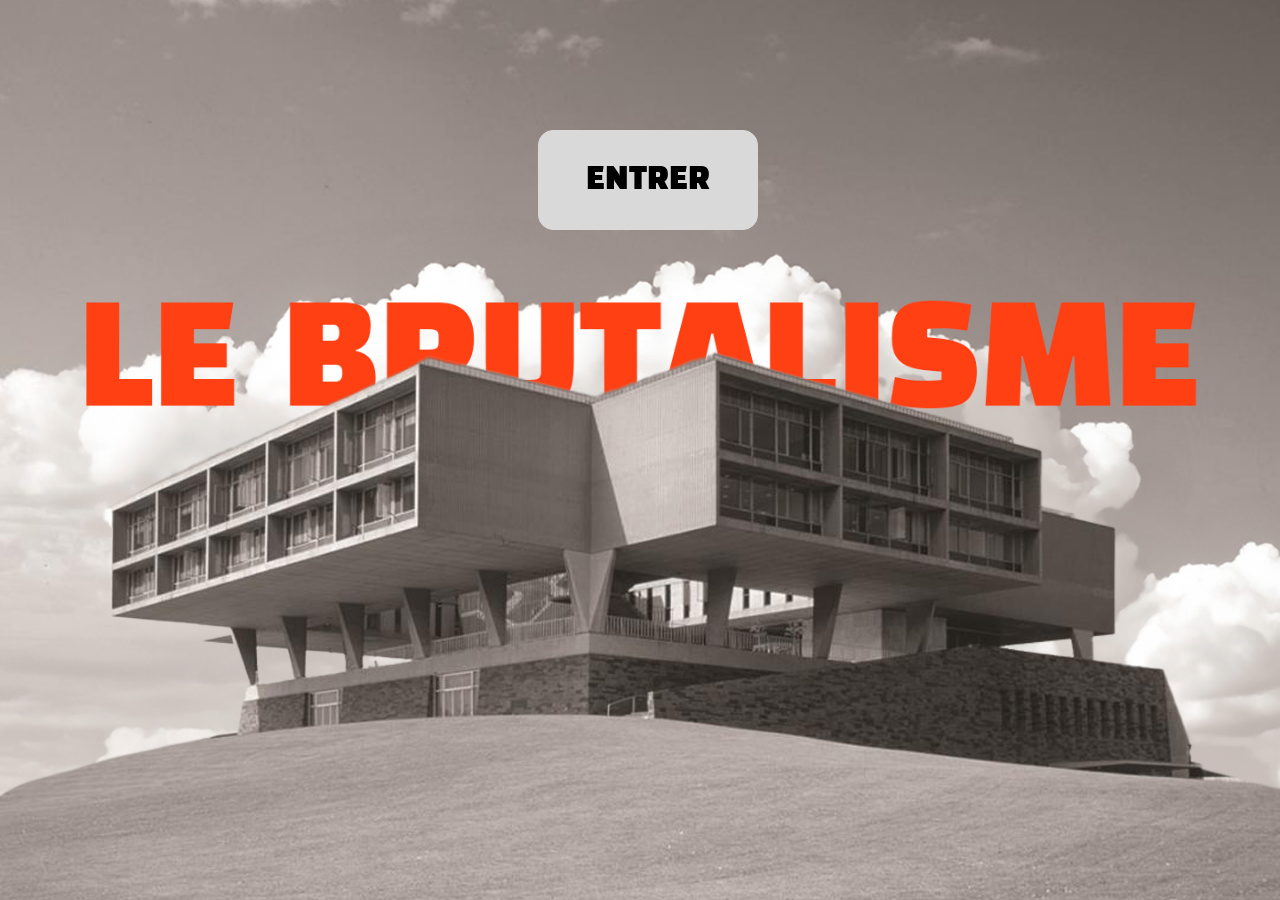
<file: Projet/AP-1/bruta/home.html>
<!DOCTYPE html>
<html lang="en">
<head>
    <meta charset="UTF-8">
    <meta name="viewport" content="width=device-width, initial-scale=1.0">
    <title>Le Brutalisme</title>
    <link rel="stylesheet" href="home.css">
    <link rel="stylesheet" href="style.css">
    <link rel="preconnect" href="https://fonts.googleapis.com">
    <link rel="preconnect" href="https://fonts.gstatic.com" crossorigin>
    <link href="https://fonts.googleapis.com/css2?family=Black+Han+Sans&display=swap" rel="stylesheet">
    <link rel="preconnect" href="https://fonts.googleapis.com">
    <link rel="preconnect" href="https://fonts.gstatic.com" crossorigin>
    <link href="https://fonts.googleapis.com/css2?family=IBM+Plex+Sans+Thai:wght@100;200;300;400;500;600;700&display=swap" rel="stylesheet">
    <link rel="icon" type="image/x-icon" href="https://images.emojiterra.com/twitter/v14.0/1024px/1f7e0.png">
</head>
<body>
    <a href="index.html"><button>ENTRER</button></a>
</body>
</html>
</file>
<file: style.css>
:root {
    --bg0: #050509;
    --bg1: #0b0b12;
    --card: rgba(255, 255, 255, 0.06);
    --card2: rgba(255, 255, 255, 0.08);
    --stroke: rgba(255, 255, 255, 0.1);
    --text: #f5f5f7;
    --muted: rgba(245, 245, 247, 0.7);
    --muted2: rgba(245, 245, 247, 0.55);
    --accent: #29ffc6;
    --accent2: #7c5cff;
    --warn: #ffcf5a;
    --ok: #49ffa6;
    --shadow: 0 18px 60px rgba(0, 0, 0, 0.55);
    --shadow2: 0 8px 24px rgba(0, 0, 0, 0.35);
    --r12: 12px;
    --r16: 16px;
    --r20: 20px;
    --trans: 220ms cubic-bezier(0.2, 0.8, 0.2, 1);
    --font: ui-sans-serif, system-ui, -apple-system, Segoe UI, Roboto, Arial,
        "Apple Color Emoji", "Segoe UI Emoji";
    --mono: ui-monospace, SFMono-Regular, Menlo, Monaco, Consolas,
        "Liberation Mono", "Courier New", monospace;
}
.app[data-theme="light"] {
    --bg0: #f6f7fb;
    --bg1: #ffffff;
    --card: rgba(10, 10, 20, 0.05);
    --card2: rgba(10, 10, 20, 0.07);
    --stroke: rgba(10, 10, 20, 0.1);
    --text: #0b0b12;
    --muted: rgba(11, 11, 18, 0.7);
    --muted2: rgba(11, 11, 18, 0.55);
    --shadow: 0 18px 60px rgba(10, 10, 20, 0.12);
    --shadow2: 0 8px 24px rgba(10, 10, 20, 0.1);
}
* {
    box-sizing: border-box;
}
html,
body {
    height: 100%;
}
body {
    margin: 0;
    font-family: var(--font);
    color: var(--text);
    background: radial-gradient(
            900px 500px at 12% 18%,
            rgba(124, 92, 255, 0.22),
            transparent 60%
        ),
        radial-gradient(
            700px 400px at 88% 24%,
            rgba(41, 255, 198, 0.18),
            transparent 55%
        ),
        radial-gradient(
            900px 550px at 50% 110%,
            rgba(255, 207, 90, 0.1),
            transparent 55%
        ),
        linear-gradient(180deg, var(--bg0), var(--bg1));
    overflow-x: hidden;
}

/* canvas */
#fx {
    position: fixed;
    inset: 0;
    z-index: 0;
    opacity: 0.9;
    pointer-events: none;
}

/* layout */
.main {
    position: relative;
    z-index: 1;
}
.section {
    padding: 80px 20px;
    max-width: 1180px;
    margin: 0 auto;
    scroll-margin-top: 90px;
}
.sectionHead {
    margin-bottom: 26px;
}
.kicker {
    display: inline-flex;
    align-items: center;
    gap: 10px;
    padding: 10px 14px;
    border-radius: 999px;
    background: linear-gradient(
        90deg,
        rgba(124, 92, 255, 0.14),
        rgba(41, 255, 198, 0.1)
    );
    border: 1px solid var(--stroke);
    color: var(--muted);
    box-shadow: var(--shadow2);
}
.kicker i {
    color: var(--accent);
}
.h2 {
    margin: 14px 0 8px;
    font-size: clamp(26px, 4vw, 42px);
    letter-spacing: -0.02em;
}
.lead {
    max-width: 760px;
    color: var(--muted);
    line-height: 1.7;
    margin: 0;
}

/* topbar */
.topbar {
    position: sticky;
    top: 0;
    z-index: 50;
    display: flex;
    align-items: center;
    justify-content: space-between;
    gap: 14px;
    padding: 14px 16px;
    backdrop-filter: blur(16px);
    background: linear-gradient(
        180deg,
        rgba(0, 0, 0, 0.45),
        rgba(0, 0, 0, 0.08)
    );
    border-bottom: 1px solid var(--stroke);
}
.app[data-theme="light"] .topbar {
    background: linear-gradient(
        180deg,
        rgba(255, 255, 255, 0.85),
        rgba(255, 255, 255, 0.55)
    );
}
.brand {
    display: flex;
    align-items: center;
    gap: 12px;
    text-decoration: none;
    color: var(--text);
}
.brandMark {
    width: 44px;
    height: 44px;
    border-radius: 14px;
    display: grid;
    place-items: center;
    background: linear-gradient(
        135deg,
        rgba(124, 92, 255, 0.22),
        rgba(41, 255, 198, 0.18)
    );
    border: 1px solid var(--stroke);
    box-shadow: var(--shadow2);
}
.brandMark i {
    color: var(--accent);
}
.brandText {
    display: flex;
    flex-direction: column;
    line-height: 1.1;
}
.brandName {
    font-weight: 800;
    letter-spacing: -0.02em;
}
.brandSub {
    font-size: 12px;
    color: var(--muted);
}

.nav {
    display: flex;
    gap: 10px;
    padding: 8px;
    border-radius: 16px;
    background: rgba(255, 255, 255, 0.04);
    border: 1px solid var(--stroke);
}
.navLink {
    display: flex;
    align-items: center;
    gap: 10px;
    padding: 10px 12px;
    border-radius: 14px;
    text-decoration: none;
    color: var(--muted);
    transition: transform var(--trans), background var(--trans),
        color var(--trans);
    will-change: transform;
}
.navLink i {
    opacity: 0.9;
}
.navLink:hover {
    transform: translateY(-1px);
    background: rgba(255, 255, 255, 0.06);
    color: var(--text);
}
.navLink.active {
    color: var(--text);
    background: linear-gradient(
        135deg,
        rgba(124, 92, 255, 0.22),
        rgba(41, 255, 198, 0.12)
    );
    border: 1px solid rgba(255, 255, 255, 0.14);
}

.controls {
    display: flex;
    gap: 10px;
    align-items: center;
}
.iconBtn {
    display: inline-flex;
    align-items: center;
    gap: 10px;
    padding: 10px 12px;
    border-radius: 14px;
    border: 1px solid var(--stroke);
    background: rgba(255, 255, 255, 0.05);
    color: var(--text);
    cursor: pointer;
    transition: transform var(--trans), background var(--trans),
        border-color var(--trans);
}
.iconBtn:hover {
    transform: translateY(-1px);
    background: rgba(255, 255, 255, 0.08);
    border-color: rgba(255, 255, 255, 0.18);
}
.iconBtn:active {
    transform: translateY(0px) scale(0.98);
}
.iconBtn.ghost {
    background: transparent;
}
.miniLabel {
    font-size: 12px;
    padding: 2px 8px;
    border-radius: 999px;
    background: rgba(41, 255, 198, 0.14);
    border: 1px solid rgba(41, 255, 198, 0.18);
    color: var(--text);
}

/* drawer */
.drawer {
    position: fixed;
    top: 0;
    right: 0;
    width: min(360px, 92vw);
    height: 100%;
    transform: translateX(110%);
    transition: transform var(--trans);
    background: linear-gradient(
        180deg,
        rgba(255, 255, 255, 0.08),
        rgba(255, 255, 255, 0.04)
    );
    border-left: 1px solid var(--stroke);
    backdrop-filter: blur(18px);
    z-index: 80;
    padding: 16px;
}
.drawer.open {
    transform: translateX(0);
}
.drawerTop {
    display: flex;
    align-items: center;
    justify-content: space-between;
}
.drawerTitle {
    font-weight: 800;
    letter-spacing: -0.01em;
}
.drawerLinks {
    display: flex;
    flex-direction: column;
    gap: 10px;
    margin-top: 16px;
}
.drawerLink {
    text-decoration: none;
    color: var(--text);
    padding: 12px 12px;
    border-radius: 14px;
    border: 1px solid var(--stroke);
    background: rgba(255, 255, 255, 0.05);
    display: flex;
    align-items: center;
    gap: 12px;
    transition: transform var(--trans), background var(--trans);
}
.drawerLink:hover {
    transform: translateX(-2px);
    background: rgba(255, 255, 255, 0.08);
}
.drawerFoot {
    margin-top: 16px;
}
.miniCard {
    padding: 14px;
    border-radius: 16px;
    border: 1px solid var(--stroke);
    background: rgba(124, 92, 255, 0.1);
}
.miniCardTitle {
    font-weight: 800;
}
.miniCardText {
    color: var(--muted);
    margin-top: 6px;
    line-height: 1.6;
}

/* hero */
.hero {
    padding-top: 34px;
}
.heroGrid {
    display: grid;
    grid-template-columns: 1.15fr 0.85fr;
    gap: 22px;
    align-items: start;
}
.pill {
    display: inline-flex;
    align-items: center;
    gap: 10px;
    padding: 10px 14px;
    border-radius: 999px;
    border: 1px solid rgba(255, 255, 255, 0.14);
    background: rgba(255, 255, 255, 0.06);
    color: var(--muted);
    box-shadow: var(--shadow2);
}
.pill i {
    color: var(--warn);
}
.h1 {
    margin: 16px 0 0;
    font-size: clamp(34px, 5vw, 54px);
    letter-spacing: -0.03em;
}
.muted {
    color: var(--muted);
}
.shine {
    background: linear-gradient(
        90deg,
        var(--accent2),
        var(--accent),
        var(--warn)
    );
    -webkit-background-clip: text;
    background-clip: text;
    color: transparent;
}
.cursor {
    display: inline-block;
    width: 12px;
    color: var(--accent);
    animation: blink 1s infinite;
}
@keyframes blink {
    0%,
    49% {
        opacity: 1;
    }
    50%,
    100% {
        opacity: 0;
    }
}
.sub {
    color: var(--muted);
    max-width: 650px;
    line-height: 1.7;
    margin: 12px 0 0;
}
.ctaRow {
    display: flex;
    flex-wrap: wrap;
    gap: 12px;
    margin-top: 18px;
}
.btn {
    display: inline-flex;
    align-items: center;
    gap: 10px;
    padding: 12px 14px;
    border-radius: 16px;
    border: 1px solid var(--stroke);
    background: rgba(255, 255, 255, 0.06);
    color: var(--text);
    cursor: pointer;
    text-decoration: none;
    transition: transform var(--trans), background var(--trans),
        border-color var(--trans), box-shadow var(--trans);
    box-shadow: var(--shadow2);
    will-change: transform;
    user-select: none;
}
.btn:hover {
    transform: translateY(-2px);
    background: rgba(255, 255, 255, 0.1);
    border-color: rgba(255, 255, 255, 0.18);
}
.btn:active {
    transform: translateY(0) scale(0.99);
}
.btn.primary {
    background: linear-gradient(
        135deg,
        rgba(124, 92, 255, 0.3),
        rgba(41, 255, 198, 0.18)
    );
    border-color: rgba(41, 255, 198, 0.18);
}
.btn.secondary {
    background: linear-gradient(
        135deg,
        rgba(255, 207, 90, 0.2),
        rgba(124, 92, 255, 0.12)
    );
    border-color: rgba(255, 207, 90, 0.2);
}
.btn.ghost {
    background: transparent;
    box-shadow: none;
}
.btn.tiny {
    padding: 10px 12px;
    border-radius: 14px;
    box-shadow: none;
}
.magnetic {
    position: relative;
}

.heroMeta {
    display: grid;
    grid-template-columns: repeat(3, 1fr);
    gap: 12px;
    margin-top: 18px;
}
.metaCard {
    padding: 14px;
    border-radius: 18px;
    border: 1px solid var(--stroke);
    background: rgba(255, 255, 255, 0.05);
    box-shadow: var(--shadow2);
    display: flex;
    gap: 12px;
    align-items: center;
    transition: transform var(--trans), background var(--trans);
}
.metaCard:hover {
    transform: translateY(-2px);
    background: rgba(255, 255, 255, 0.08);
}
.metaIcon {
    width: 42px;
    height: 42px;
    border-radius: 14px;
    display: grid;
    place-items: center;
    background: rgba(41, 255, 198, 0.12);
    border: 1px solid rgba(41, 255, 198, 0.14);
}
.metaIcon i {
    color: var(--accent);
}
.metaTitle {
    font-weight: 800;
    letter-spacing: -0.01em;
}
.metaText {
    color: var(--muted2);
    font-size: 12px;
    margin-top: 2px;
}

.socialRow {
    display: flex;
    gap: 10px;
    margin-top: 16px;
}
.soc {
    width: 44px;
    height: 44px;
    display: grid;
    place-items: center;
    border-radius: 16px;
    border: 1px solid var(--stroke);
    background: rgba(255, 255, 255, 0.05);
    color: var(--text);
    text-decoration: none;
    transition: transform var(--trans), background var(--trans),
        border-color var(--trans);
}
.soc:hover {
    transform: translateY(-2px);
    background: rgba(255, 255, 255, 0.1);
    border-color: rgba(255, 255, 255, 0.18);
}
.soc i {
    opacity: 0.95;
}

/* right profile */
.profileCard {
    padding: 16px;
    border-radius: 22px;
    border: 1px solid var(--stroke);
    background: rgba(255, 255, 255, 0.06);
    box-shadow: var(--shadow);
    transform-style: preserve-3d;
}
.profileTop {
    display: flex;
    gap: 14px;
    align-items: center;
}
.profileName {
    font-weight: 900;
    letter-spacing: -0.02em;
}
.profileRole {
    color: var(--muted);
    margin-top: 4px;
    font-size: 13px;
}
.chips {
    display: flex;
    flex-wrap: wrap;
    gap: 8px;
    margin-top: 10px;
}
.chip {
    display: inline-flex;
    align-items: center;
    gap: 8px;
    padding: 8px 10px;
    border-radius: 999px;
    border: 1px solid var(--stroke);
    background: rgba(0, 0, 0, 0.12);
    font-size: 12px;
}
.app[data-theme="light"] .chip {
    background: rgba(255, 255, 255, 0.45);
}
.chip i {
    color: var(--accent);
}
.stats {
    display: grid;
    grid-template-columns: repeat(3, 1fr);
    gap: 10px;
    margin-top: 14px;
}
.stat {
    padding: 12px;
    border-radius: 18px;
    border: 1px solid var(--stroke);
    background: rgba(255, 255, 255, 0.05);
    text-align: center;
}
.statNum {
    font-weight: 900;
    font-size: 22px;
    letter-spacing: -0.02em;
    background: linear-gradient(90deg, var(--accent2), var(--accent));
    -webkit-background-clip: text;
    background-clip: text;
    color: transparent;
}
.statLbl {
    color: var(--muted2);
    font-size: 12px;
    margin-top: 2px;
}

.miniTimeline {
    margin-top: 14px;
    display: flex;
    flex-direction: column;
    gap: 8px;
}
.miniRow {
    display: flex;
    align-items: center;
    gap: 10px;
    color: var(--muted);
}
.dot {
    width: 10px;
    height: 10px;
    border-radius: 999px;
    background: rgba(41, 255, 198, 0.55);
    box-shadow: 0 0 18px rgba(41, 255, 198, 0.35);
}
.profileActions {
    display: flex;
    gap: 10px;
    margin-top: 14px;
}

.hintCard {
    margin-top: 12px;
    padding: 12px 14px;
    border-radius: 16px;
    border: 1px dashed rgba(255, 255, 255, 0.18);
    color: var(--muted);
    display: flex;
    gap: 10px;
    align-items: center;
    background: rgba(255, 255, 255, 0.04);
}
.hintCard i {
    color: var(--warn);
}
.scrollHint {
    margin-top: 18px;
    display: flex;
    flex-direction: column;
    align-items: center;
    gap: 10px;
    color: var(--muted);
}
.mouse {
    width: 28px;
    height: 44px;
    border-radius: 999px;
    border: 1px solid var(--stroke);
    display: grid;
    place-items: start center;
    padding-top: 8px;
    background: rgba(255, 255, 255, 0.04);
}
.wheel {
    width: 4px;
    height: 10px;
    border-radius: 999px;
    background: var(--accent);
    animation: wheel 1.6s infinite;
}
@keyframes wheel {
    0% {
        transform: translateY(0);
        opacity: 1;
    }
    100% {
        transform: translateY(16px);
        opacity: 0;
    }
}

/* cards / common */
.card {
    padding: 16px;
    border-radius: 22px;
    border: 1px solid var(--stroke);
    background: rgba(255, 255, 255, 0.06);
    box-shadow: var(--shadow2);
}
.lift {
    transition: transform var(--trans), background var(--trans),
        border-color var(--trans);
}
.lift:hover {
    transform: translateY(-3px);
    background: rgba(255, 255, 255, 0.09);
    border-color: rgba(255, 255, 255, 0.16);
}
.cardTitle {
    display: flex;
    align-items: center;
    gap: 10px;
    font-weight: 900;
    letter-spacing: -0.01em;
}
.cardTitle i {
    color: var(--accent);
}
.cardText {
    color: var(--muted);
    line-height: 1.7;
    margin: 10px 0 0;
}
.cardFoot {
    display: flex;
    flex-wrap: wrap;
    gap: 8px;
    margin-top: 12px;
}
.miniPill {
    display: inline-flex;
    align-items: center;
    gap: 8px;
    padding: 7px 10px;
    border-radius: 999px;
    border: 1px solid var(--stroke);
    background: rgba(0, 0, 0, 0.1);
    font-size: 12px;
    color: var(--muted);
}
.app[data-theme="light"] .miniPill {
    background: rgba(255, 255, 255, 0.45);
}
.miniPill i {
    color: var(--ok);
}

.aboutGrid {
    display: grid;
    grid-template-columns: 1.05fr 0.95fr;
    gap: 14px;
    margin-top: 18px;
}
.codeCard {
    grid-column: 1 / -1;
}
.codeTop {
    display: flex;
    align-items: center;
    gap: 8px;
    margin-bottom: 12px;
}
.dotWin {
    width: 10px;
    height: 10px;
    border-radius: 999px;
    display: inline-block;
}
.dotWin.red {
    background: #ff5b5b;
}
.dotWin.yellow {
    background: #ffcf5a;
}
.dotWin.green {
    background: #49ffa6;
}
.codeTitle {
    margin-left: 6px;
    color: var(--muted);
    font-family: var(--mono);
    font-size: 12px;
}
.codeBlock {
    margin: 0;
    padding: 14px;
    border-radius: 16px;
    border: 1px solid var(--stroke);
    background: rgba(0, 0, 0, 0.18);
    font-family: var(--mono);
    color: rgba(245, 245, 247, 0.92);
    overflow: auto;
    line-height: 1.65;
}
.app[data-theme="light"] .codeBlock {
    background: rgba(0, 0, 0, 0.04);
    color: rgba(11, 11, 18, 0.92);
}
.codeBlock code {
    white-space: pre;
}

/* skills */
.filters {
    display: flex;
    gap: 10px;
    flex-wrap: wrap;
    margin-top: 16px;
}
.filterBtn {
    display: inline-flex;
    align-items: center;
    gap: 10px;
    padding: 10px 12px;
    border-radius: 999px;
    border: 1px solid var(--stroke);
    background: rgba(255, 255, 255, 0.05);
    color: var(--muted);
    cursor: pointer;
    transition: transform var(--trans), background var(--trans),
        color var(--trans);
}
.filterBtn:hover {
    transform: translateY(-1px);
    color: var(--text);
    background: rgba(255, 255, 255, 0.08);
}
.filterBtn.active {
    color: var(--text);
    background: linear-gradient(
        135deg,
        rgba(124, 92, 255, 0.22),
        rgba(41, 255, 198, 0.12)
    );
    border-color: rgba(255, 255, 255, 0.16);
}
.skillsGrid {
    display: grid;
    grid-template-columns: repeat(3, 1fr);
    gap: 12px;
    margin-top: 16px;
}
.skillCard {
    padding: 14px;
    border-radius: 20px;
    border: 1px solid var(--stroke);
    background: rgba(255, 255, 255, 0.06);
    box-shadow: var(--shadow2);
    transition: transform var(--trans), background var(--trans);
}
.skillCard:hover {
    transform: translateY(-2px);
    background: rgba(255, 255, 255, 0.09);
}
.skillTop {
    display: flex;
    align-items: center;
    justify-content: space-between;
    gap: 10px;
}
.skillName {
    display: flex;
    align-items: center;
    gap: 10px;
    font-weight: 900;
}
.skillName i {
    color: var(--accent);
}
.skillPct {
    font-family: var(--mono);
    color: var(--muted);
}
.bar {
    margin-top: 10px;
    height: 10px;
    border-radius: 999px;
    border: 1px solid var(--stroke);
    background: rgba(0, 0, 0, 0.16);
    overflow: hidden;
}
.app[data-theme="light"] .bar {
    background: rgba(0, 0, 0, 0.05);
}
.fill {
    height: 100%;
    width: 0%;
    border-radius: 999px;
    background: linear-gradient(
        90deg,
        rgba(124, 92, 255, 0.85),
        rgba(41, 255, 198, 0.85)
    );
    box-shadow: 0 0 18px rgba(41, 255, 198, 0.18);
    transition: width 900ms cubic-bezier(0.2, 0.8, 0.2, 1);
}
.skillTags {
    display: flex;
    flex-wrap: wrap;
    gap: 8px;
    margin-top: 10px;
}
.badge {
    padding: 6px 10px;
    border-radius: 999px;
    border: 1px solid var(--stroke);
    background: rgba(255, 255, 255, 0.05);
    color: var(--muted);
    font-size: 12px;
}

/* timeline */
.timeline {
    display: flex;
    flex-direction: column;
    gap: 12px;
    margin-top: 16px;
}
.tItem {
    border-radius: 22px;
    border: 1px solid var(--stroke);
    background: rgba(255, 255, 255, 0.06);
    box-shadow: var(--shadow2);
    overflow: hidden;
}
.tHead {
    padding: 14px 16px;
    display: flex;
    align-items: center;
    justify-content: space-between;
    gap: 12px;
    cursor: pointer;
    transition: background var(--trans);
}
.tHead:hover {
    background: rgba(255, 255, 255, 0.08);
}
.tLeft {
    display: flex;
    align-items: center;
    gap: 12px;
}
.tIcon {
    width: 42px;
    height: 42px;
    border-radius: 16px;
    display: grid;
    place-items: center;
    background: rgba(124, 92, 255, 0.14);
    border: 1px solid rgba(124, 92, 255, 0.18);
}
.tIcon i {
    color: var(--accent2);
}
.tTitle {
    font-weight: 900;
}
.tMeta {
    color: var(--muted);
    font-size: 12px;
    margin-top: 2px;
}
.tArrow {
    color: var(--muted);
    transition: transform var(--trans);
}
.tItem.open .tArrow {
    transform: rotate(180deg);
}
.tBody {
    max-height: 0;
    overflow: hidden;
    transition: max-height 420ms cubic-bezier(0.2, 0.8, 0.2, 1);
}
.tInner {
    padding: 0 16px 16px;
}
.bullets {
    margin: 10px 0 0;
    padding-left: 18px;
    color: var(--muted);
    line-height: 1.7;
}
.bullets li {
    margin: 6px 0;
}

/* projects */
.projectsGrid {
    display: grid;
    grid-template-columns: repeat(3, 1fr);
    gap: 12px;
    margin-top: 16px;
}
.pCard {
    border-radius: 22px;
    border: 1px solid var(--stroke);
    background: rgba(255, 255, 255, 0.06);
    box-shadow: var(--shadow2);
    overflow: hidden;
    cursor: pointer;
    transition: transform var(--trans), background var(--trans),
        border-color var(--trans);
}
.pCard:hover {
    transform: translateY(-3px);
    background: rgba(255, 255, 255, 0.09);
    border-color: rgba(255, 255, 255, 0.16);
}
.pCover {
    height: 150px;
    background-size: cover;
    background-position: center;
    position: relative;
}
.pOverlay {
    position: absolute;
    inset: 0;
    background: linear-gradient(180deg, transparent, rgba(0, 0, 0, 0.65));
    display: flex;
    align-items: flex-end;
    justify-content: space-between;
    padding: 12px;
}
.pStack {
    display: flex;
    gap: 8px;
    flex-wrap: wrap;
}
.stackChip {
    padding: 6px 10px;
    border-radius: 999px;
    border: 1px solid rgba(255, 255, 255, 0.18);
    background: rgba(0, 0, 0, 0.25);
    font-size: 12px;
    color: rgba(245, 245, 247, 0.85);
}
.pBody {
    padding: 14px 14px 16px;
}
.pTitle {
    font-weight: 900;
    letter-spacing: -0.01em;
}
.pDesc {
    margin-top: 6px;
    color: var(--muted);
    line-height: 1.65;
    font-size: 14px;
}
.pFoot {
    margin-top: 12px;
    display: flex;
    align-items: center;
    justify-content: space-between;
    color: var(--muted2);
    font-size: 12px;
    font-family: var(--mono);
}
.pFoot i {
    color: var(--accent);
}

/* contact */
.contactGrid {
    display: grid;
    grid-template-columns: 0.9fr 1.1fr;
    gap: 12px;
    margin-top: 16px;
}
.infoRow {
    display: flex;
    gap: 12px;
    align-items: flex-start;
    margin-top: 12px;
}
.infoIcon {
    width: 42px;
    height: 42px;
    border-radius: 16px;
    display: grid;
    place-items: center;
    background: rgba(41, 255, 198, 0.12);
    border: 1px solid rgba(41, 255, 198, 0.16);
}
.infoIcon i {
    color: var(--accent);
}
.infoLabel {
    font-size: 12px;
    color: var(--muted2);
    font-family: var(--mono);
}
.infoText {
    margin-top: 2px;
    color: var(--muted);
    line-height: 1.6;
}
.linkBtn {
    border: none;
    background: transparent;
    padding: 0;
    color: var(--text);
    cursor: pointer;
    text-align: left;
    font-weight: 900;
    font-family: var(--mono);
    margin-top: 2px;
}
.linkBtn:hover {
    text-decoration: underline;
}
.miniLinks {
    display: flex;
    flex-wrap: wrap;
    gap: 10px;
    margin-top: 8px;
}
.miniA {
    text-decoration: none;
    color: var(--text);
    border: 1px solid var(--stroke);
    padding: 8px 10px;
    border-radius: 999px;
    background: rgba(255, 255, 255, 0.05);
    display: inline-flex;
    align-items: center;
    gap: 8px;
    transition: transform var(--trans), background var(--trans);
}
.miniA:hover {
    transform: translateY(-1px);
    background: rgba(255, 255, 255, 0.08);
}
.divider {
    height: 1px;
    background: var(--stroke);
    margin: 14px 0;
}
.availability {
    display: flex;
    align-items: center;
    gap: 10px;
    color: var(--muted);
}
.availabilityDot {
    width: 10px;
    height: 10px;
    border-radius: 999px;
    background: var(--ok);
    box-shadow: 0 0 14px rgba(73, 255, 166, 0.35);
    animation: pulseDot 1.6s infinite;
}
@keyframes pulseDot {
    0%,
    100% {
        transform: scale(1);
        opacity: 1;
    }
    50% {
        transform: scale(1.45);
        opacity: 0.65;
    }
}
.form .row2 {
    display: grid;
    grid-template-columns: 1fr 1fr;
    gap: 10px;
}
.field {
    display: flex;
    flex-direction: column;
    gap: 8px;
    margin-top: 12px;
}
.label {
    font-size: 12px;
    color: var(--muted2);
    font-family: var(--mono);
}
.input {
    width: 100%;
    padding: 12px 12px;
    border-radius: 16px;
    border: 1px solid var(--stroke);
    background: rgba(0, 0, 0, 0.14);
    color: var(--text);
    outline: none;
    transition: border-color var(--trans), background var(--trans),
        transform var(--trans);
}
.app[data-theme="light"] .input {
    background: rgba(255, 255, 255, 0.6);
}
.input:focus {
    border-color: rgba(41, 255, 198, 0.35);
    background: rgba(255, 255, 255, 0.06);
}
.area {
    resize: vertical;
    min-height: 130px;
}
.formActions {
    display: flex;
    gap: 10px;
    margin-top: 14px;
    flex-wrap: wrap;
}

/* footer */
.footer {
    max-width: 1180px;
    margin: 0 auto;
    padding: 18px 20px 40px;
    color: var(--muted);
    display: flex;
    align-items: center;
    justify-content: space-between;
}
.footLeft {
    display: flex;
    gap: 10px;
    align-items: center;
}
.footBrand {
    color: var(--text);
    font-weight: 900;
}
.footDot {
    opacity: 0.6;
}

/* modal */
.modalWrap {
    position: fixed;
    inset: 0;
    background: rgba(0, 0, 0, 0.55);
    display: none;
    align-items: center;
    justify-content: center;
    z-index: 120;
    padding: 18px;
}
.modalWrap.open {
    display: flex;
}
.modal {
    width: min(860px, 96vw);
    border-radius: 22px;
    border: 1px solid var(--stroke);
    background: linear-gradient(
        180deg,
        rgba(255, 255, 255, 0.1),
        rgba(255, 255, 255, 0.06)
    );
    backdrop-filter: blur(18px);
    box-shadow: var(--shadow);
    overflow: hidden;
}
.modalHead {
    display: flex;
    align-items: center;
    justify-content: space-between;
    padding: 14px 16px;
    border-bottom: 1px solid var(--stroke);
}
.modalTitle {
    font-weight: 900;
    letter-spacing: -0.01em;
}
.modalBody {
    padding: 16px;
}
.modalCover {
    height: 220px;
    border-radius: 18px;
    border: 1px solid var(--stroke);
    background-size: cover;
    background-position: center;
}
.modalMeta {
    margin-top: 12px;
    color: var(--muted);
    line-height: 1.6;
}
.modalDesc {
    margin-top: 10px;
    color: var(--muted);
    line-height: 1.7;
}
.modalBullets {
    margin-top: 10px;
    color: var(--muted);
}
.modalLinks {
    margin-top: 12px;
    display: flex;
    gap: 10px;
    flex-wrap: wrap;
}

/* toasts */
.toasts {
    position: fixed;
    right: 16px;
    bottom: 16px;
    display: flex;
    flex-direction: column;
    gap: 10px;
    z-index: 200;
}
.toast {
    width: min(360px, 92vw);
    padding: 12px 14px;
    border-radius: 16px;
    border: 1px solid var(--stroke);
    background: rgba(255, 255, 255, 0.08);
    backdrop-filter: blur(16px);
    box-shadow: var(--shadow2);
    display: flex;
    align-items: flex-start;
    gap: 10px;
    animation: toastIn 260ms cubic-bezier(0.2, 0.8, 0.2, 1);
}
@keyframes toastIn {
    from {
        transform: translateY(10px);
        opacity: 0;
    }
    to {
        transform: translateY(0);
        opacity: 1;
    }
}
.toast i {
    color: var(--accent);
    margin-top: 2px;
}
.toastTitle {
    font-weight: 900;
}
.toastMsg {
    color: var(--muted);
    margin-top: 2px;
    line-height: 1.5;
    font-size: 13px;
}

/* responsive */
@media (max-width: 980px) {
    .nav {
        display: none;
    }
    .heroGrid {
        grid-template-columns: 1fr;
        gap: 14px;
    }
    .heroMeta {
        grid-template-columns: 1fr;
    }
    .aboutGrid {
        grid-template-columns: 1fr;
    }
    .skillsGrid {
        grid-template-columns: 1fr 1fr;
    }
    .projectsGrid {
        grid-template-columns: 1fr 1fr;
    }
    .contactGrid {
        grid-template-columns: 1fr;
    }
    .form .row2 {
        grid-template-columns: 1fr;
    }
}
@media (max-width: 560px) {
    .skillsGrid {
        grid-template-columns: 1fr;
    }
    .projectsGrid {
        grid-template-columns: 1fr;
    }
}
</file>
<file: Projet/AP-1/bruta/style.css>
* {
    margin: 0;
    padding: 0;
    font-family: 'Poppins', sans-serif;
    box-sizing: border-box;
}

body {
    scroll-behavior: smooth;
    overflow: hidden;
    background-color: #f4f4f4;
    color: #000;
    font-family: "Inter-Bold", Helvetica;
}

.navbar {
    position: fixed;
    top: 30px;
    left: 30px;
    width: 100%;
    z-index: 10;
    color: white;
    text-align: right;
    padding: 15px 50px;
}

.navbar ul {
    list-style: none;
    display: flex;
    gap: 30px;
}

.navbar a {
    color: white;
    font-family: "Black Han Sans";
    text-decoration: none;
    font-size: 25px;
    letter-spacing: 1px;
}

.navbar a:hover {
    color: #FF4013;
}

#section1,
#section2,
#section3,
#section4,
#section5 {
    display: flex;
    justify-content: space-evenly;
}

#section1 {
    justify-content: start;
}

.section-elements {
    margin-left: 75px;
}

.section-title {
    font-size: 48px;
    color: #FF4013;
    margin-bottom: 20px;
    text-align: left;
    font-family: "Black Han Sans";
    font-style: normal;
    font-weight: 400;
    line-height: normal;
}

.section-text {
    text-align: left;
    color: #2B0300;
    letter-spacing: 1px;
    font-family: "IBM Plex Sans Thai";
    font-size: 24px;
    font-style: normal;
    font-weight: 400;
    line-height: normal;
}

.scroll-indicator {
    position: fixed;
    top: 50%;
    right: 20px;
    transform: translateY(-50%);
    z-index: 10;
    display: flex;
    flex-direction: column;
    gap: 15px;
}

.scroll-indicator .dot {
    width: 25px;
    height: 25px;
    border: 3.5px solid white;
    border-radius: 50%;
    background-color: transparent;
    display: inline-block;
    transition: background-color 0.3s;
}

.scroll-indicator .dot.active {
    background-color: #FF4013;
}

.scroll-indicator .dot:hover {
    background-color: #FF4013;
}

.scroll-container {
    scroll-snap-type: y mandatory;
    overflow-y: scroll;
    height: 100vh;
}

.scroll-section {
    scroll-snap-align: start;
    height: 100vh;
    display: flex;
    justify-content: center;
    align-items: center;
    padding: 20px;
    font-size: 24px;
    color: white;
    text-align: center;
    position: relative;
}

.scroll-section h1 {
    font-size: 48px;
    color: #FF4013;
    margin-bottom: 20px;
    font-weight: bold;
    font-family: "Black Han Sans";
}

.scroll-section p {
    max-width: 600px;
    font-size: 18px;
    line-height: 1.6;
    font-family: "IBM Plex Sans Thai";
}

#section1 {
    background: url('images/Image1.jpg') no-repeat center center/cover;
}

.split {
    display: flex;
    flex-direction: column;
    width: 40%;
    height: 50%;
}

#split2 {
    height: 43%;
    justify-content: center;
    text-align: left;
    color: #610D00;
    font-weight: bold;
}

#split3 {
    height: 30%;
    text-align: left;
    color: #610D00;
    font-weight: bold;
}

#section2 {
    background: url('images/Image2.jpg') no-repeat center center/cover;
}

#section3 {
    background: url('images/Image3.jpg') no-repeat center center/cover;
}

#section4 {
    background: url('images/Image4.jpg') no-repeat center center/cover;
}

#section5 {
    background: url('images/Image5.jpg') no-repeat center center/cover;
}

#section6 {
    background: url('images/nuage.png') no-repeat center center/cover;
}

.hover-area {
    position: relative;
    cursor: pointer;
}

.hidden-image {
    display: none;
    position: absolute;
    top: -100%;
    left: 50%;
    transform: translateX(-50%);
    max-width: 300px;
    border: 2px solid #fff;
    border-radius: 5px;
    box-shadow: 0 4px 10px rgba(0, 0, 0, 0.3);
    z-index: 100;
}

.hover-area:hover .hidden-image {
    display: block;
}

body {
    font-family: "Inter", sans-serif;
}

.formbold-mb-5 {
    margin-bottom: 20px;
}

.formbold-pt-3 {
    padding-top: 12px;
}

.formbold-main-wrapper {
    display: flex;
    align-items: center;
    justify-content: center;
    padding: 48px;
}

.formbold-form-wrapper {
    margin: 0 auto;
    max-width: 550px;
    width: 100%;
}

.formbold-form-label {
    display: block;
    font-weight: 500;
    font-size: 16px;
    color: #FF4013;
    font-weight: bold;
    margin-bottom: 12px;
}

.formbold-form-label-2 {
    font-weight: 600;
    font-size: 20px;
    margin-bottom: 20px;
}

.formbold-form-input {
    width: 100%;
    padding: 12px 24px;
    border-radius: 6px;
    border: 1px solid #e0e0e0;
    font-weight: 500;
    font-size: 16px;
    color: #6b7280;
    outline: none;
    resize: none;
}

.formbold-form-input:focus {
    border-color: #6a64f1;
    box-shadow: 0px 3px 8px rgba(0, 0, 0, 0.05);
}

.formbold-btn {
    text-align: center;
    font-size: 16px;
    border-radius: 6px;
    padding: 14px 32px;
    border: none;
    font-weight: 600;
    background-color: #FF4013;
    border: 3px solid black;
    color: white;
    cursor: pointer;
}

.formbold-btn:hover {
    box-shadow: 0px 3px 8px rgba(0, 0, 0, 0.05);
}

.formbold--mx-3 {
    margin-left: -12px;
    margin-right: -12px;
}

.formbold-px-3 {
    padding-left: 12px;
    padding-right: 12px;
}

.flex {
    display: flex;
}

.flex-wrap {
    flex-wrap: wrap;
}

.w-full {
    width: 100%;
}

.formbold-radio {
    width: 20px;
    height: 20px;
}

.formbold-radio-label {
    font-weight: 500;
    font-size: 16px;
    padding-left: 12px;
    color: #070707;
    padding-right: 20px;
}

@media (min-width: 540px) {
    .sm\:w-half {
        width: 50%;
    }
}
</file>
<file: Projet/AP-1/bruta/home.css>
body {
    display: flex;
    justify-content: center;
    background: url("images/home.jpg") no-repeat center center/cover;
    height: 100vh;
}

button {
    position: fixed;
    top: 130px;
    left: 42%;
    border-radius: 15px;
    background-color: #D9D9D9;
    border: 1px solid #D9D9D9;
    width: 220px;
    height: 100px;
    letter-spacing: 0;
    color: #000;
    text-align: center;
    font-family: "Black Han Sans";
    font-size: 30px;
    font-style: normal;
    font-weight: 400;
    line-height: normal;
}

button:hover {
    cursor: pointer;
    background-color: #FF4013;
    border: 3px solid white;
    color: white;
}
</file>
